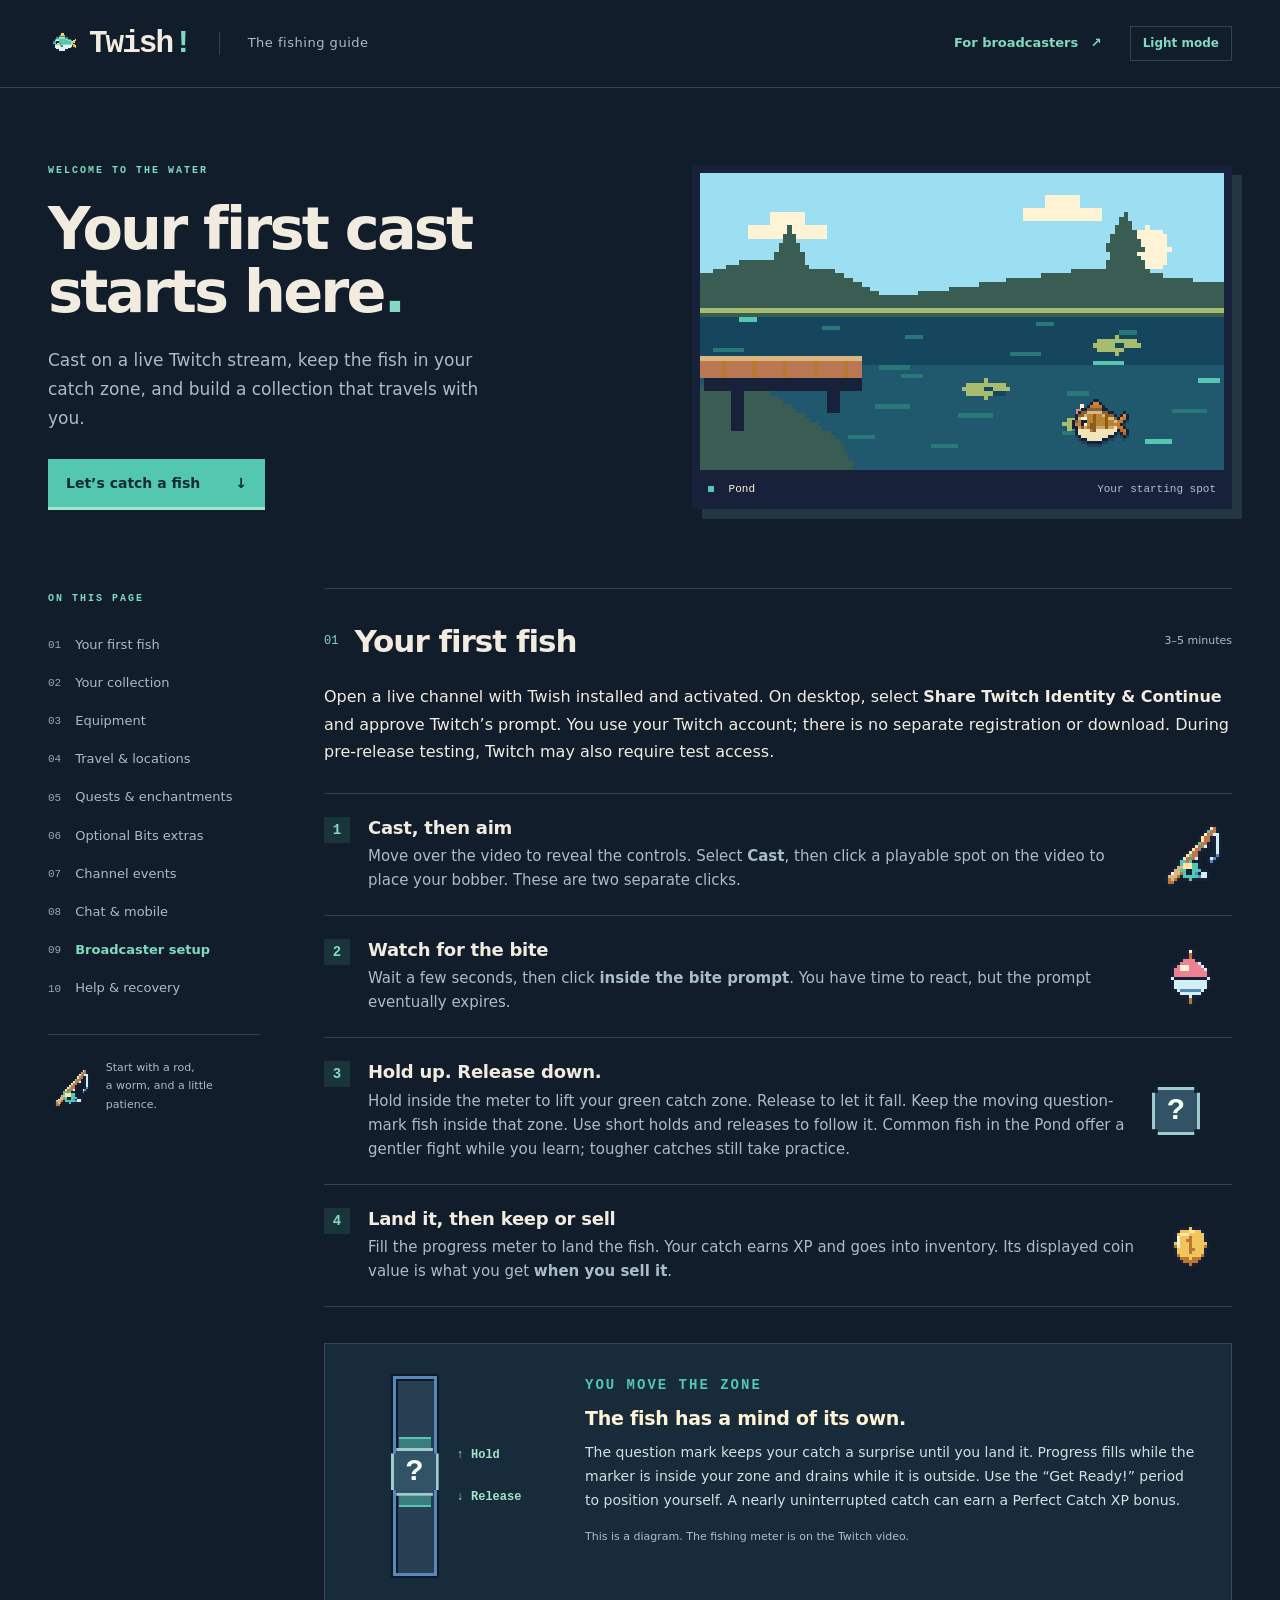
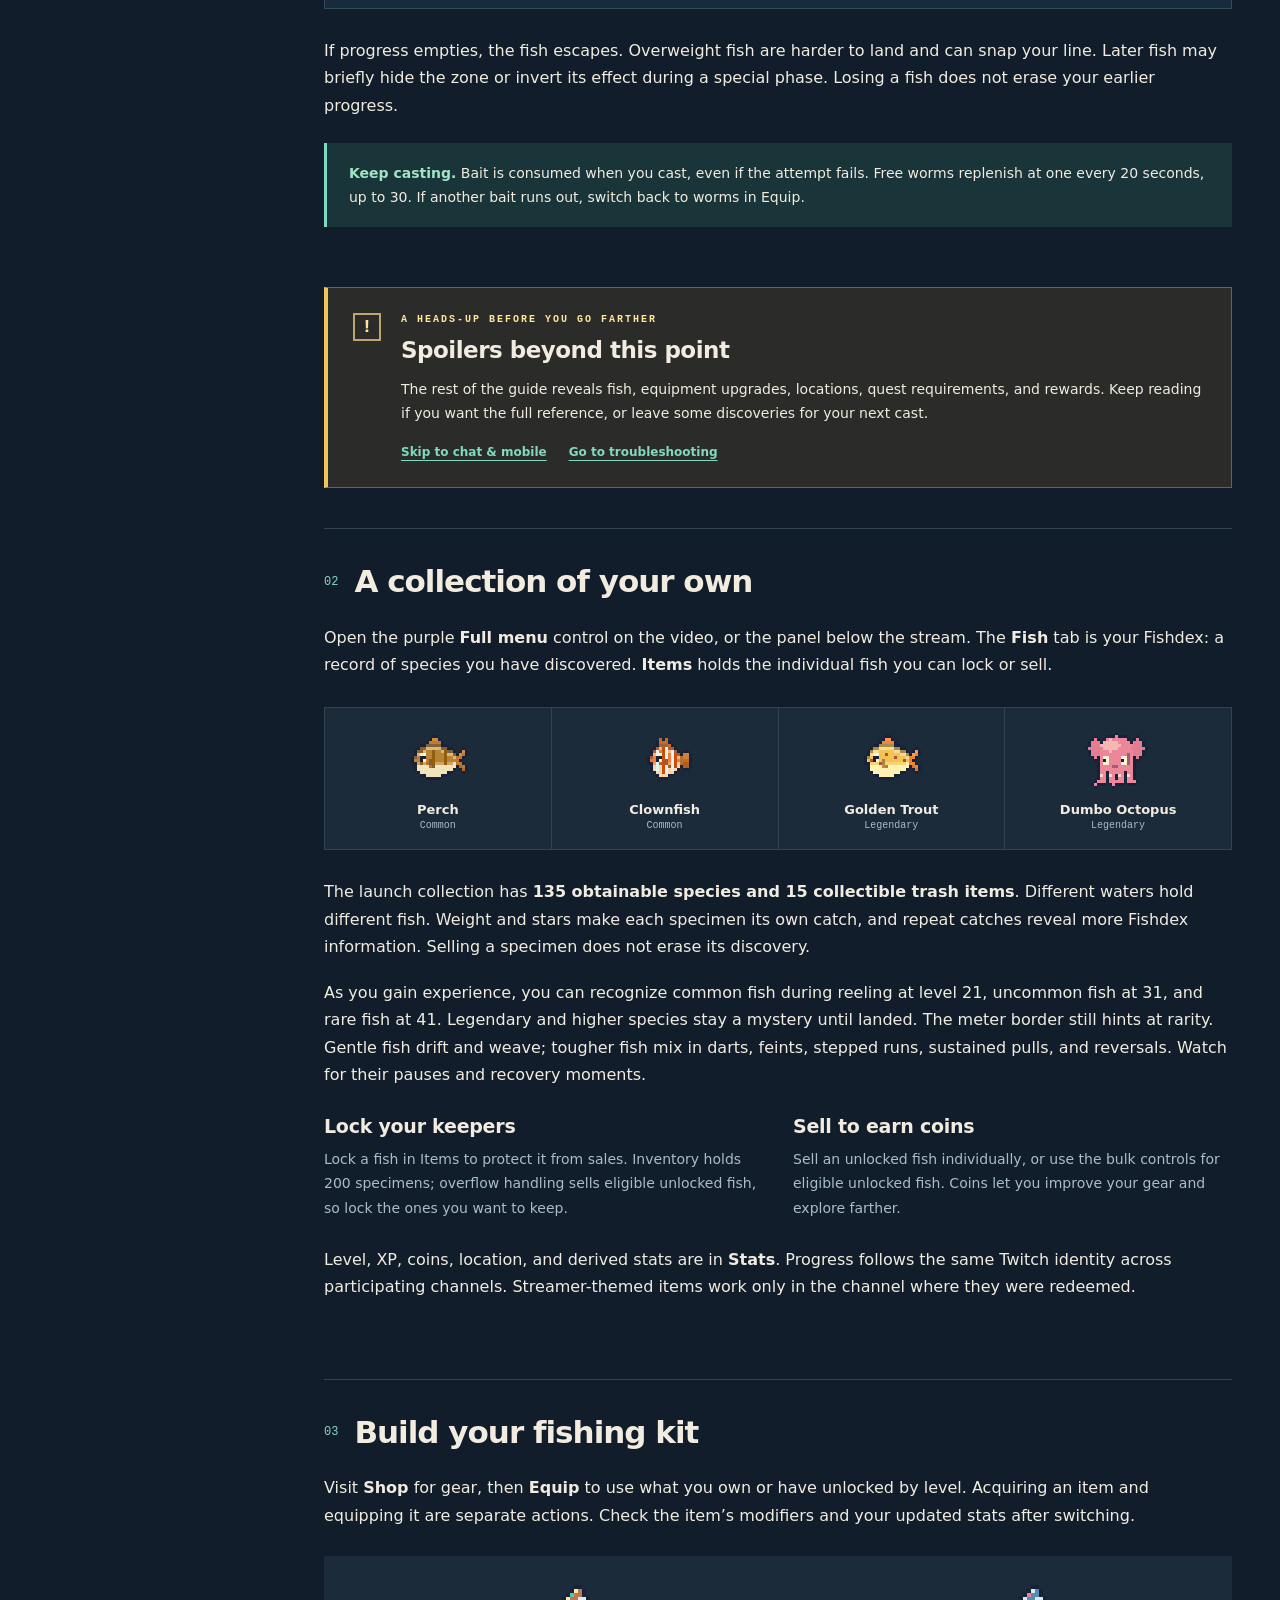
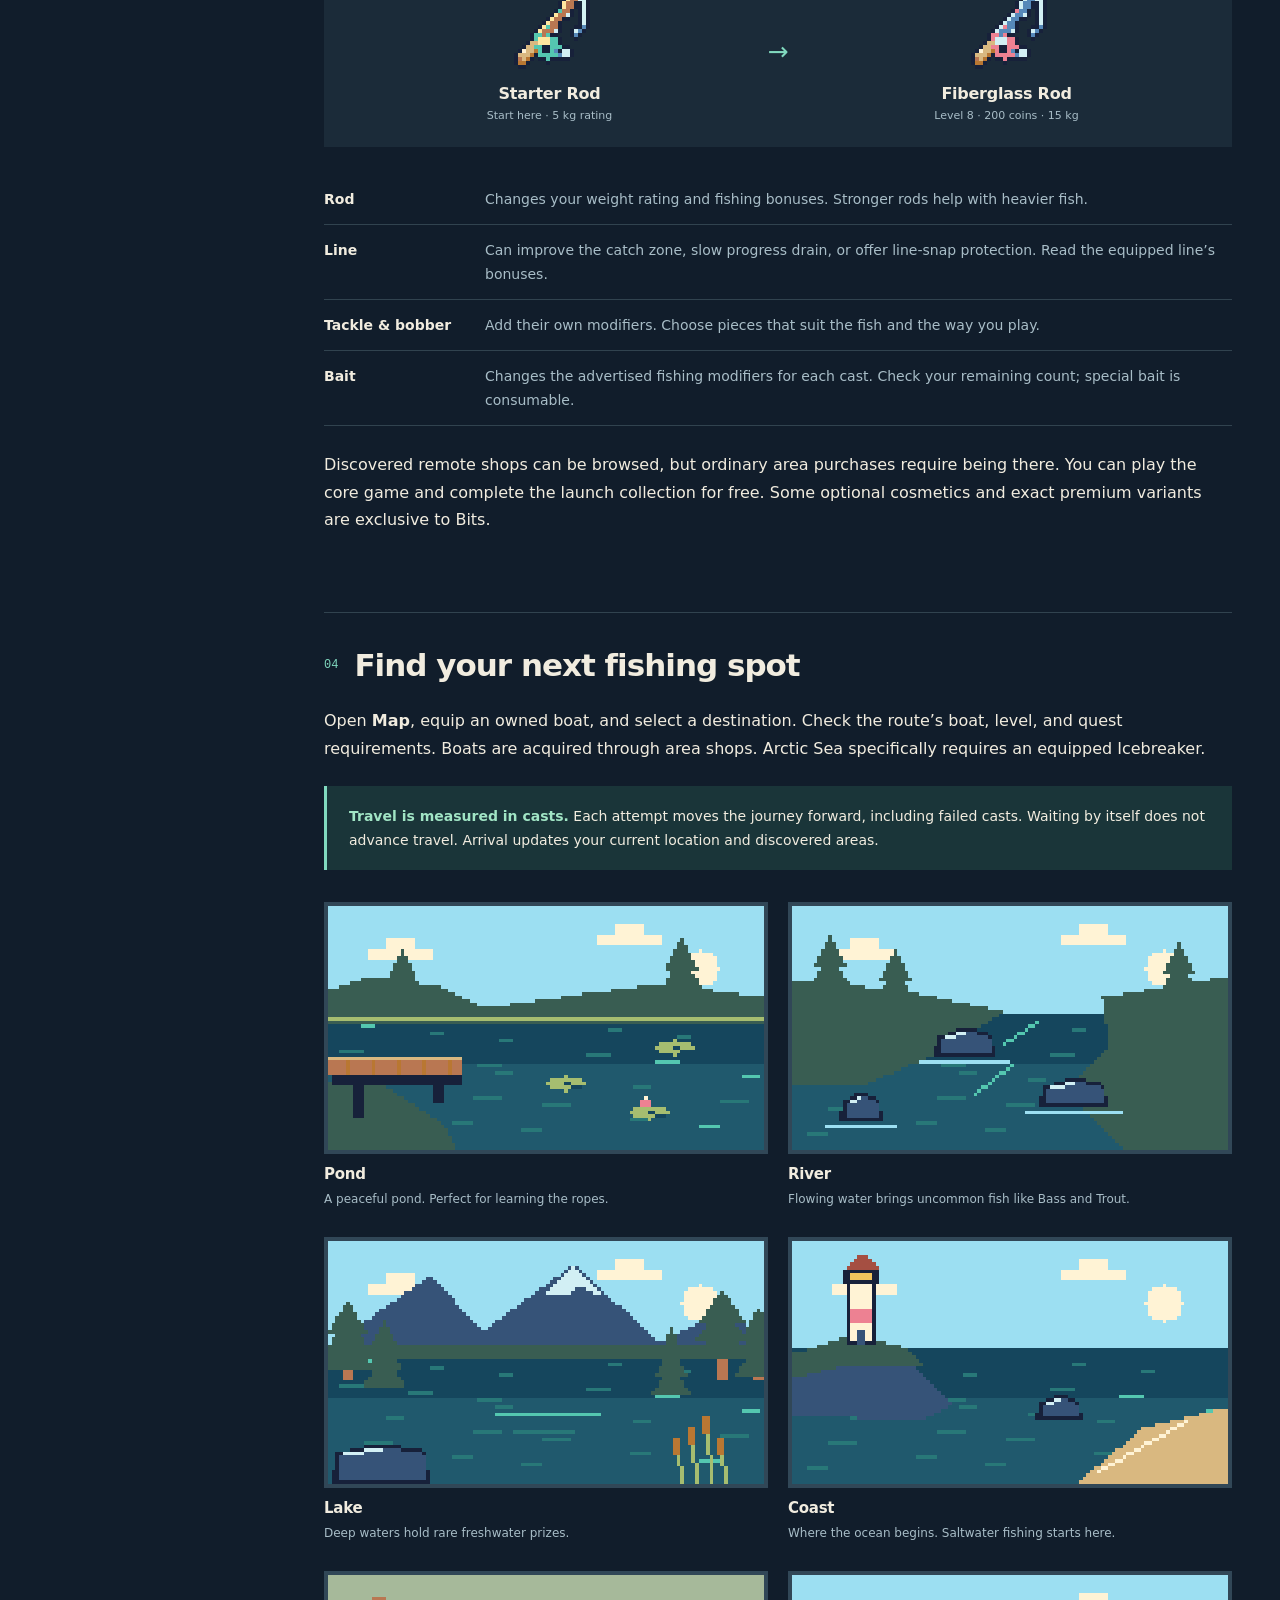
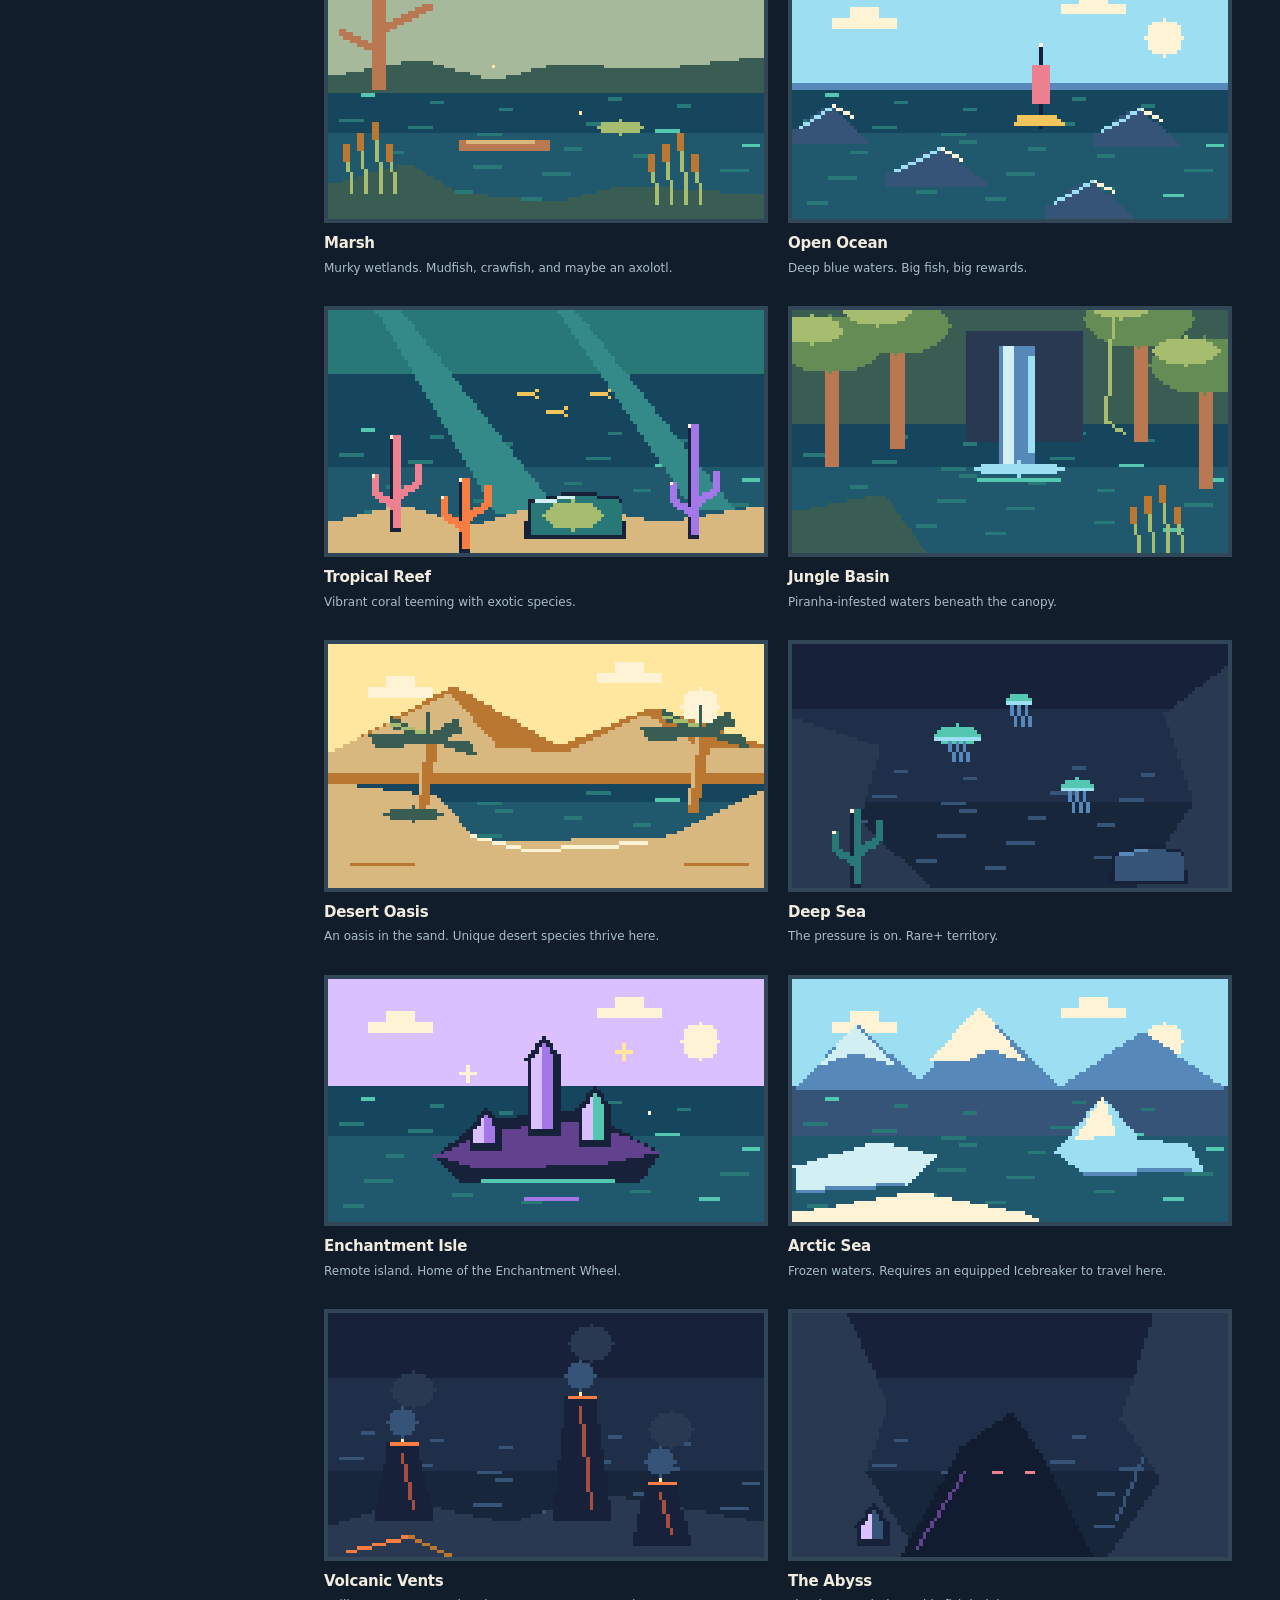
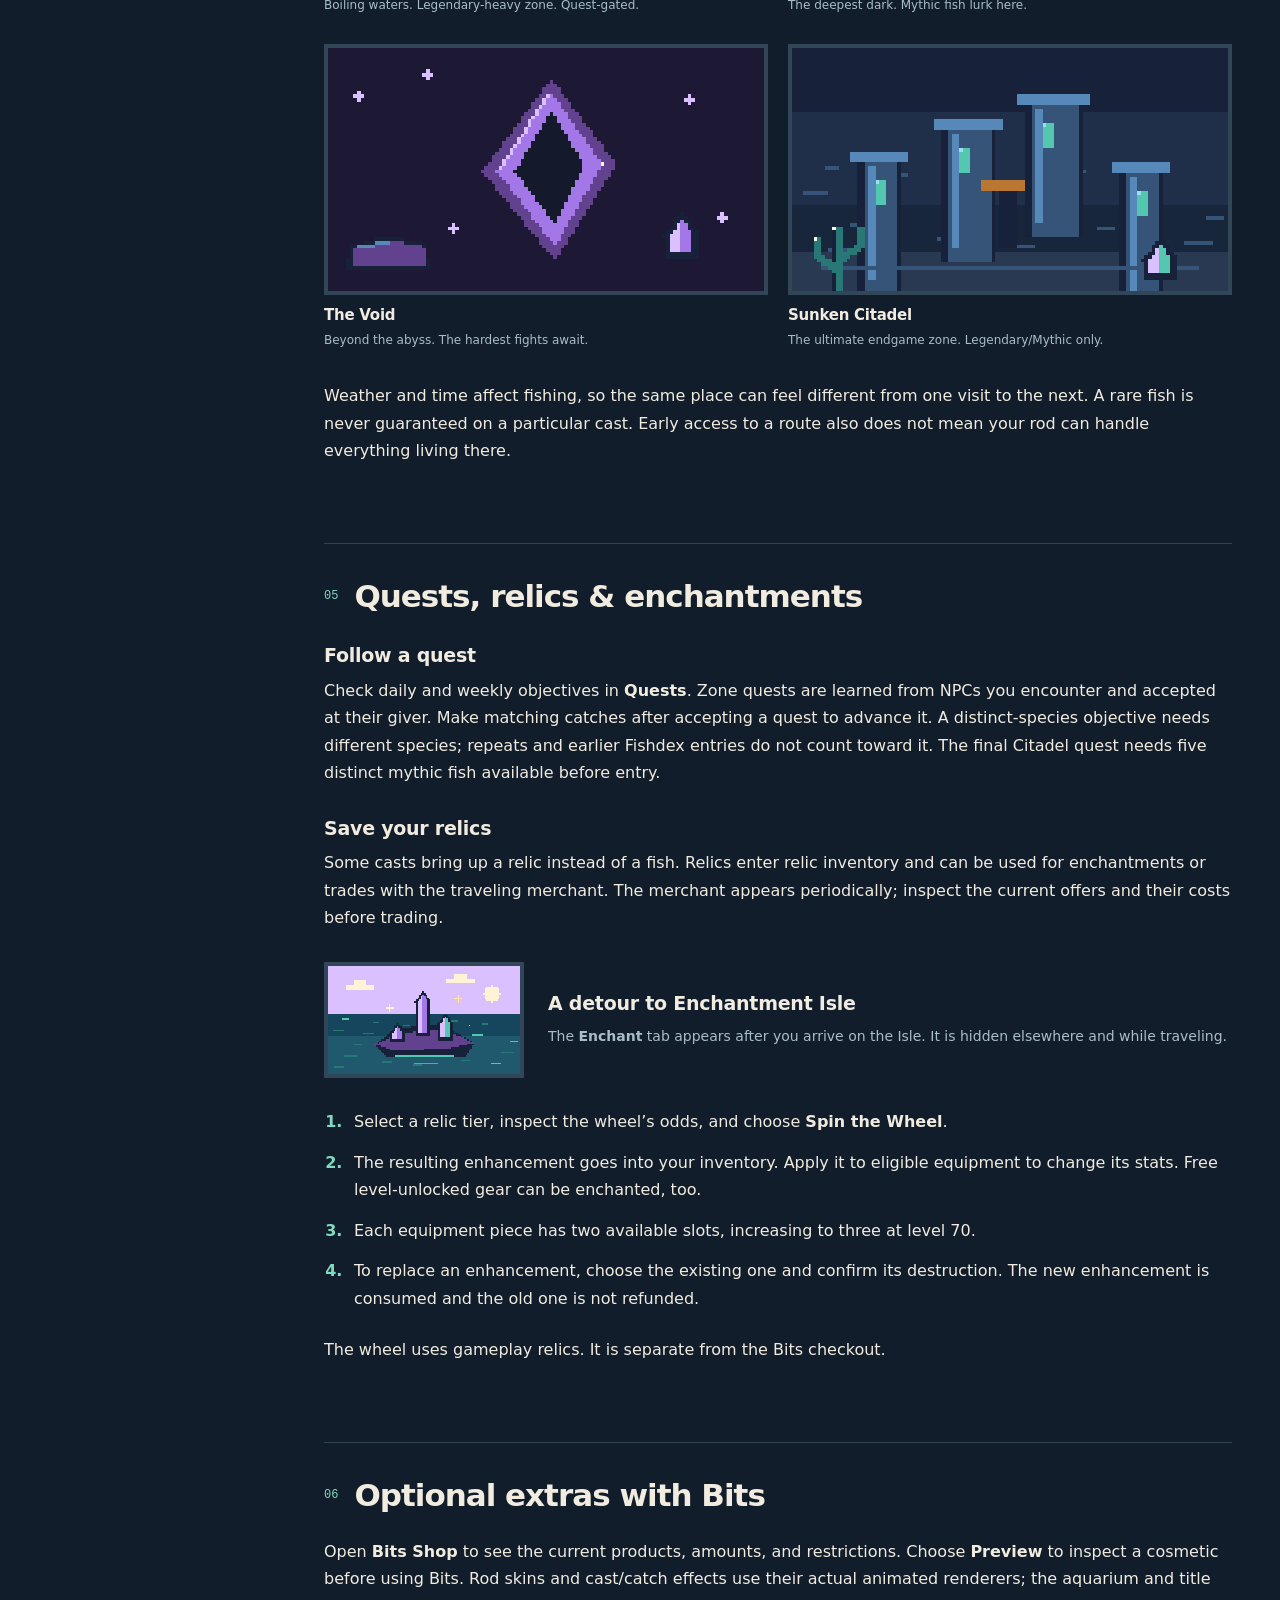
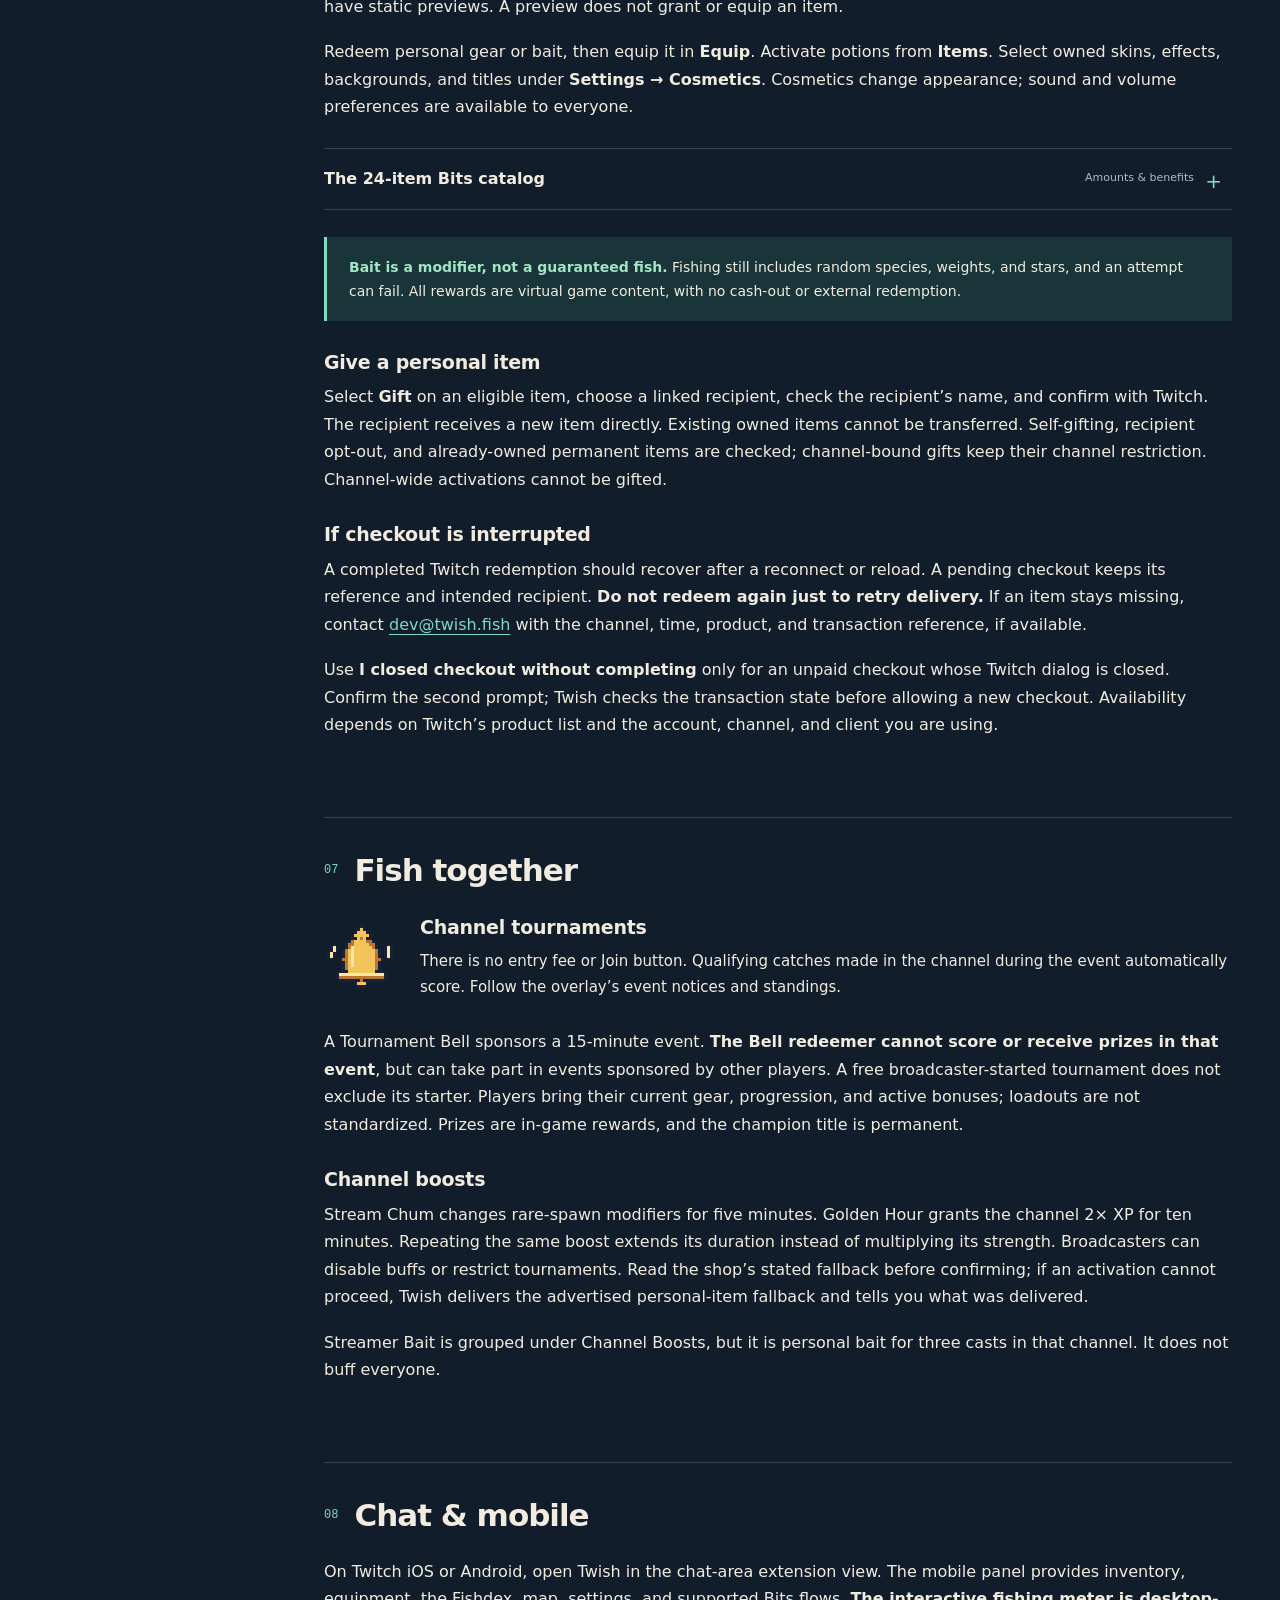
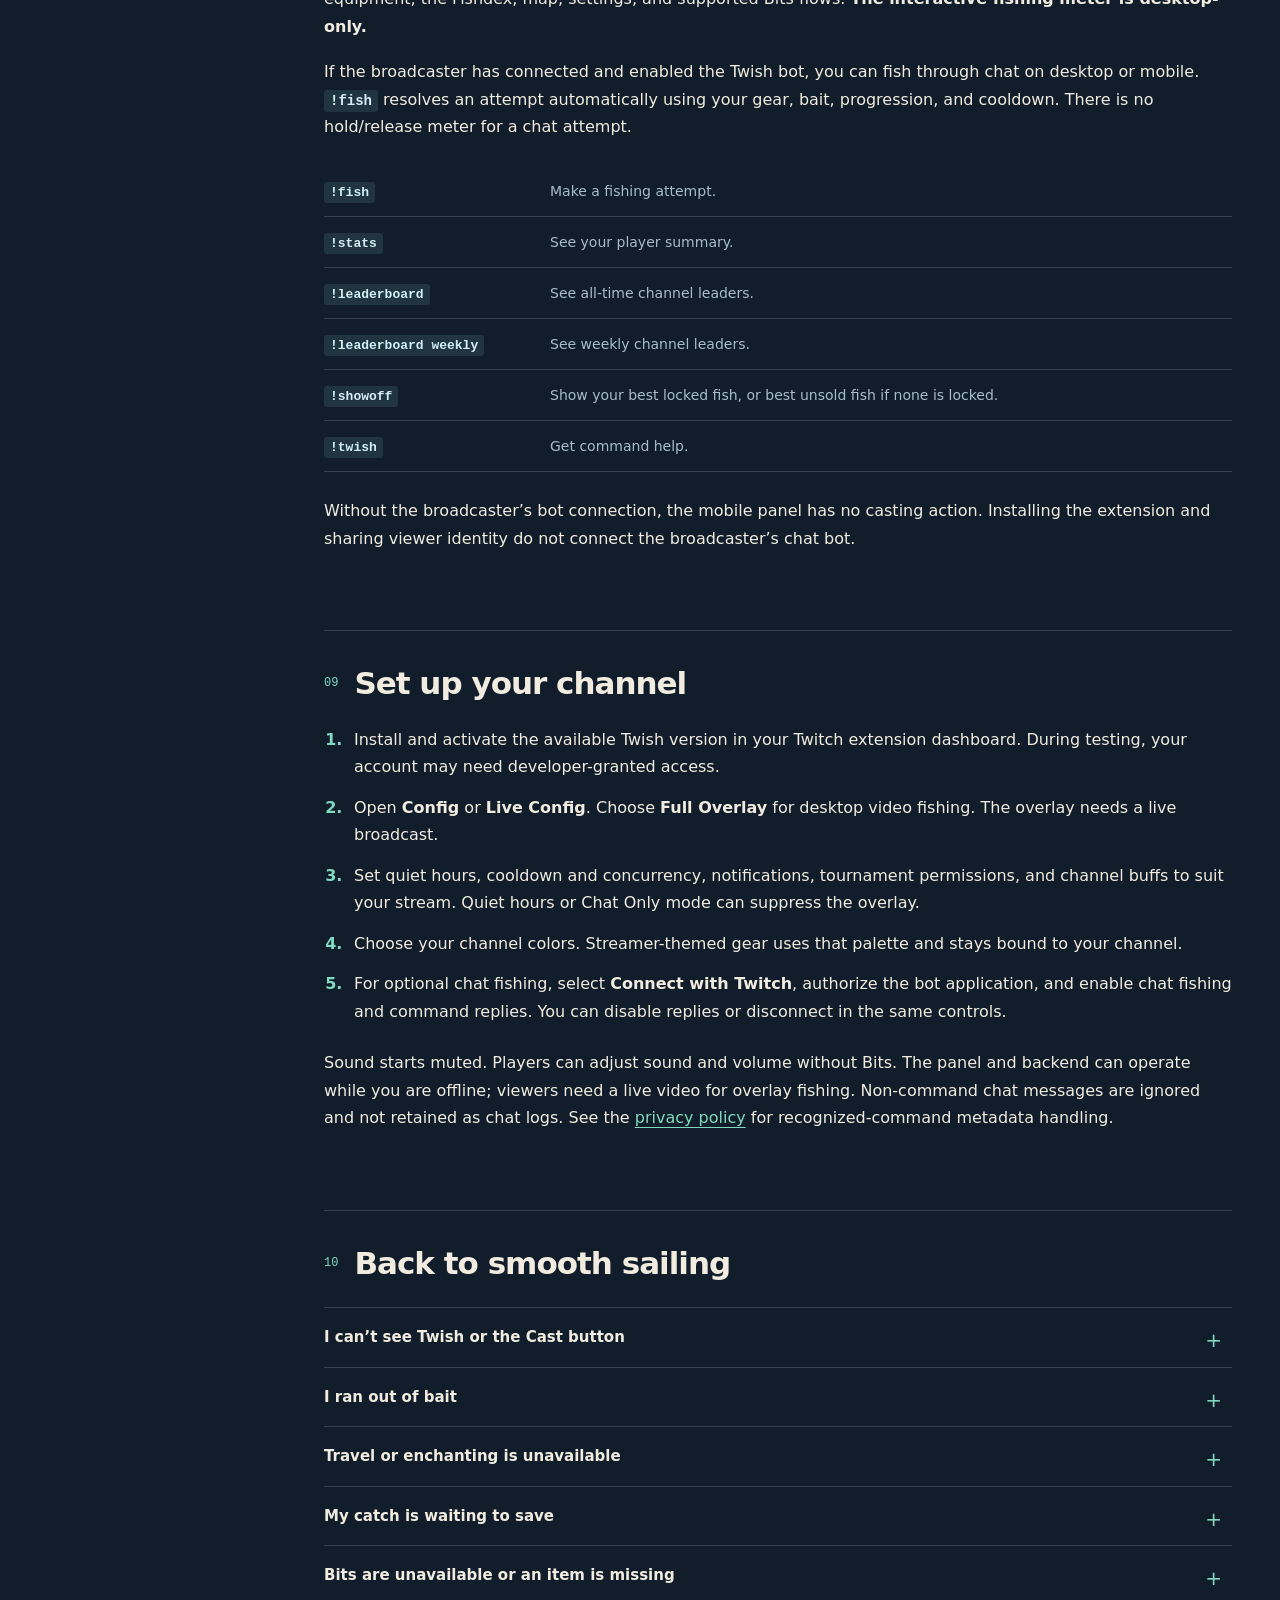
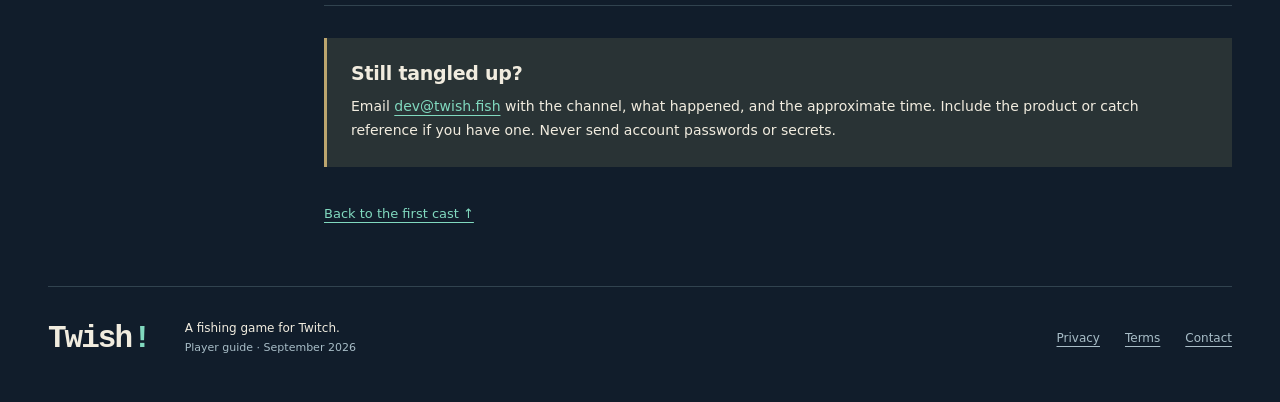
<file: index.html>
<!doctype html>
<html lang="en">
<head>
  <meta charset="utf-8">
  <meta name="viewport" content="width=device-width,initial-scale=1">
  <title>Twish! — The fishing guide</title>
  <meta name="description" content="Learn to fish in Twish, the Twitch fishing extension. Your first cast, equipment, the Fishdex, travel, quests, optional Bits items, and broadcaster setup.">
  <meta name="theme-color" content="#17213a">
  <meta property="og:title" content="Twish! — The fishing guide">
  <meta property="og:description" content="Your first cast is the beginning. Learn the meter, meet the fish, and find your next fishing spot.">
  <meta property="og:type" content="website">
  <meta property="og:url" content="https://twish.fish/">
  <meta property="og:image" content="https://twish.fish/assets/guide-cover.png">
  <meta property="og:image:width" content="1200">
  <meta property="og:image:height" content="630">
  <meta name="twitter:card" content="summary_large_image">
  <link rel="canonical" href="https://twish.fish/">
  <link rel="icon" type="image/png" href="/assets/icons/player_24.png">
  <script src="/theme.js"></script>
  <link rel="stylesheet" href="/style.css">
  <script src="/guide.js" defer></script>
</head>
<body>
  <a class="skip-link" href="#guide">Skip to the guide</a>
  <header class="site-header">
    <a class="wordmark" href="/" aria-label="Twish home"><img src="/assets/icons/player_24.png" width="32" height="32" alt="">Twish<span>!</span></a>
    <span class="header-label">The fishing guide</span>
    <a class="header-link" href="#broadcasters">For broadcasters <span aria-hidden="true">↗</span></a>
    <button class="theme-toggle" type="button" aria-label="Switch to light mode" hidden>Light mode</button>
  </header>
  <main id="guide">
    <div class="intro">
      <div class="intro-copy">
        <p class="eyebrow">Welcome to the water</p>
        <h1>Your first cast<br>starts here<span>.</span></h1>
        <p class="lede">Cast on a live Twitch stream, keep the fish in your catch zone, and build a collection that travels with you.</p>
        <a class="start-link" href="#first-catch">Let’s catch a fish <span aria-hidden="true">↓</span></a>
      </div>
      <figure class="opening-scene">
        <img class="pixel scene" src="/assets/locations/pond.png" width="480" height="272" alt="A wooden dock beside the starting pond, with lily pads and pine trees on the far bank.">
        <div class="scene-caption"><span><span class="tiny-dot" aria-hidden="true"></span> Pond</span><span>Your starting spot</span></div>
        <span class="scene-fish fish-sprite" style="--fish:url('/assets/fish/perch.png')" role="img" aria-label="A perch"></span>
      </figure>
    </div>
    <div class="guide-layout">
      <aside class="contents">
        <nav aria-label="Guide chapters"><p class="eyebrow">On this page</p><ol><li><a href="#first-catch">Your first fish</a></li><li><a href="#your-catch">Your collection</a></li><li><a href="#equipment">Equipment</a></li><li><a href="#travel">Travel & locations</a></li><li><a href="#quests">Quests & enchantments</a></li><li><a href="#bits">Optional Bits extras</a></li><li><a href="#tournaments">Channel events</a></li><li><a href="#chat-mobile">Chat & mobile</a></li><li><a href="#broadcasters">Broadcaster setup</a></li><li><a href="#help">Help & recovery</a></li></ol></nav>
        <div class="contents-note"><img src="/assets/equipment/starter_rod.png" width="48" height="48" alt="" class="pixel"><p>Start with a rod,<br>a worm, and a little patience.</p></div>
      </aside>
      <div class="chapters">
        <details class="mobile-contents"><summary>Jump to a chapter</summary><nav aria-label="Mobile guide chapters"><ol><li><a href="#first-catch">Your first fish</a></li><li><a href="#your-catch">Your collection</a></li><li><a href="#equipment">Equipment</a></li><li><a href="#travel">Travel & locations</a></li><li><a href="#quests">Quests & enchantments</a></li><li><a href="#bits">Optional Bits extras</a></li><li><a href="#tournaments">Channel events</a></li><li><a href="#chat-mobile">Chat & mobile</a></li><li><a href="#broadcasters">Broadcaster setup</a></li><li><a href="#help">Help & recovery</a></li></ol></nav></details>
        <section id="first-catch" class="chapter">
          <div class="chapter-heading"><span class="chapter-number">01</span><h2>Your first fish</h2><span class="reading-time">3–5 minutes</span></div>
          <p>Open a live channel with Twish installed and activated. On desktop, select <strong>Share Twitch Identity &amp; Continue</strong> and approve Twitch’s prompt. You use your Twitch account; there is no separate registration or download. During pre-release testing, Twitch may also require test access.</p>
          <ol class="cast-steps">
            <li><span class="step-number">1</span><div><h3>Cast, then aim</h3><p>Move over the video to reveal the controls. Select <strong>Cast</strong>, then click a playable spot on the video to place your bobber. These are two separate clicks.</p></div><img class="pixel" src="/assets/equipment/starter_rod.png" width="72" height="72" alt=""></li>
            <li><span class="step-number">2</span><div><h3>Watch for the bite</h3><p>Wait a few seconds, then click <strong>inside the bite prompt</strong>. You have time to react, but the prompt eventually expires.</p></div><img class="pixel" src="/assets/equipment/bobber.png" width="72" height="72" alt=""></li>
            <li><span class="step-number">3</span><div><h3>Hold up. Release down.</h3><p>Hold inside the meter to lift your green catch zone. Release to let it fall. Keep the moving question-mark fish inside that zone. Use short holds and releases to follow it. Common fish in the Pond offer a gentler fight while you learn; tougher catches still take practice.</p></div><span class="mystery-fish" aria-hidden="true">?</span></li>
            <li><span class="step-number">4</span><div><h3>Land it, then keep or sell</h3><p>Fill the progress meter to land the fish. Your catch earns XP and goes into inventory. Its displayed coin value is what you get <strong>when you sell it</strong>.</p></div><img class="pixel" src="/assets/ui/coin.png" width="48" height="48" alt=""></li>
          </ol>
          <div class="meter-explainer">
            <div class="meter-picture" role="img" aria-label="Fishing meter diagram: an unknown fish marker is inside the green catch zone. Hold to move the zone up, and release to move it down."><span class="meter-track"><span class="meter-zone"></span><span class="meter-fish mystery-fish" aria-hidden="true">?</span></span><span class="meter-direction"><b>↑ Hold</b><b>↓ Release</b></span></div>
            <div><p class="eyebrow">You move the zone</p><h3>The fish has a mind of its own.</h3><p>The question mark keeps your catch a surprise until you land it. Progress fills while the marker is inside your zone and drains while it is outside. Use the “Get Ready!” period to position yourself. A nearly uninterrupted catch can earn a Perfect Catch XP bonus.</p><p class="small">This is a diagram. The fishing meter is on the Twitch video.</p></div>
          </div>
          <p>If progress empties, the fish escapes. Overweight fish are harder to land and can snap your line. Later fish may briefly hide the zone or invert its effect during a special phase. Losing a fish does not erase your earlier progress.</p>
          <aside class="tip"><strong>Keep casting.</strong> Bait is consumed when you cast, even if the attempt fails. Free worms replenish at one every 20 seconds, up to 30. If another bait runs out, switch back to worms in Equip.</aside>
        </section>
        <aside class="spoiler-warning" aria-labelledby="spoiler-heading">
          <span class="spoiler-mark" aria-hidden="true">!</span>
          <div><p class="eyebrow">A heads-up before you go farther</p><h2 id="spoiler-heading">Spoilers beyond this point</h2><p>The rest of the guide reveals fish, equipment upgrades, locations, quest requirements, and rewards. Keep reading if you want the full reference, or leave some discoveries for your next cast.</p><div class="spoiler-shortcuts"><a href="#chat-mobile">Skip to chat &amp; mobile</a><a href="#help">Go to troubleshooting</a></div></div>
        </aside>
        <section id="your-catch" class="chapter">
          <div class="chapter-heading"><span class="chapter-number">02</span><h2>A collection of your own</h2></div>
          <p>Open the purple <strong>Full menu</strong> control on the video, or the panel below the stream. The <strong>Fish</strong> tab is your Fishdex: a record of species you have discovered. <strong>Items</strong> holds the individual fish you can lock or sell.</p>
          <div class="collection-strip"><div class="specimen"><span class="fish-sprite" style="--fish:url('/assets/fish/perch.png')" role="img" aria-label="Perch"></span><h3>Perch</h3><p>common</p></div><div class="specimen"><span class="fish-sprite" style="--fish:url('/assets/fish/clownfish.png')" role="img" aria-label="Clownfish"></span><h3>Clownfish</h3><p>common</p></div><div class="specimen"><span class="fish-sprite" style="--fish:url('/assets/fish/golden_trout.png')" role="img" aria-label="Golden Trout"></span><h3>Golden Trout</h3><p>legendary</p></div><div class="specimen"><span class="fish-sprite" style="--fish:url('/assets/fish/dumbo_octopus.png')" role="img" aria-label="Dumbo Octopus"></span><h3>Dumbo Octopus</h3><p>legendary</p></div></div>
          <p>The launch collection has <strong>135 obtainable species and 15 collectible trash items</strong>. Different waters hold different fish. Weight and stars make each specimen its own catch, and repeat catches reveal more Fishdex information. Selling a specimen does not erase its discovery.</p>
          <p>As you gain experience, you can recognize common fish during reeling at level 21, uncommon fish at 31, and rare fish at 41. Legendary and higher species stay a mystery until landed. The meter border still hints at rarity. Gentle fish drift and weave; tougher fish mix in darts, feints, stepped runs, sustained pulls, and reversals. Watch for their pauses and recovery moments.</p>
          <div class="two-notes"><div><h3>Lock your keepers</h3><p>Lock a fish in Items to protect it from sales. Inventory holds 200 specimens; overflow handling sells eligible unlocked fish, so lock the ones you want to keep.</p></div><div><h3>Sell to earn coins</h3><p>Sell an unlocked fish individually, or use the bulk controls for eligible unlocked fish. Coins let you improve your gear and explore farther.</p></div></div>
          <p>Level, XP, coins, location, and derived stats are in <strong>Stats</strong>. Progress follows the same Twitch identity across participating channels. Streamer-themed items work only in the channel where they were redeemed.</p>
        </section>
        <section id="equipment" class="chapter">
          <div class="chapter-heading"><span class="chapter-number">03</span><h2>Build your fishing kit</h2></div>
          <p>Visit <strong>Shop</strong> for gear, then <strong>Equip</strong> to use what you own or have unlocked by level. Acquiring an item and equipping it are separate actions. Check the item’s modifiers and your updated stats after switching.</p>
          <div class="gear-upgrade"><div><img class="pixel" src="/assets/equipment/starter_rod.png" width="96" height="96" alt="Starter Rod with cork grip and teal reel"><h3>Starter Rod</h3><p>Start here · 5 kg rating</p></div><span aria-hidden="true">→</span><div><img class="pixel" src="/assets/equipment/fiberglass_rod.png" width="96" height="96" alt="Fiberglass Rod with pale shaft and coral reel"><h3>Fiberglass Rod</h3><p>Level 8 · 200 coins · 15 kg</p></div></div>
          <dl class="reference-list"><div><dt>Rod</dt><dd>Changes your weight rating and fishing bonuses. Stronger rods help with heavier fish.</dd></div><div><dt>Line</dt><dd>Can improve the catch zone, slow progress drain, or offer line-snap protection. Read the equipped line’s bonuses.</dd></div><div><dt>Tackle &amp; bobber</dt><dd>Add their own modifiers. Choose pieces that suit the fish and the way you play.</dd></div><div><dt>Bait</dt><dd>Changes the advertised fishing modifiers for each cast. Check your remaining count; special bait is consumable.</dd></div></dl>
          <p>Discovered remote shops can be browsed, but ordinary area purchases require being there. You can play the core game and complete the launch collection for free. Some optional cosmetics and exact premium variants are exclusive to Bits.</p>
        </section>
        <section id="travel" class="chapter">
          <div class="chapter-heading"><span class="chapter-number">04</span><h2>Find your next fishing spot</h2></div>
          <p>Open <strong>Map</strong>, equip an owned boat, and select a destination. Check the route’s boat, level, and quest requirements. Boats are acquired through area shops. Arctic Sea specifically requires an equipped Icebreaker.</p>
          <aside class="tip"><strong>Travel is measured in casts.</strong> Each attempt moves the journey forward, including failed casts. Waiting by itself does not advance travel. Arrival updates your current location and discovered areas.</aside>
          <div class="location-gallery"><figure class="location"><img src="/assets/locations/pond.png" width="360" height="204" alt="Pond" loading="lazy"><figcaption><h3>Pond</h3><p>A peaceful pond. Perfect for learning the ropes.</p></figcaption></figure><figure class="location"><img src="/assets/locations/river.png" width="360" height="204" alt="River" loading="lazy"><figcaption><h3>River</h3><p>Flowing water brings uncommon fish like Bass and Trout.</p></figcaption></figure><figure class="location"><img src="/assets/locations/lake.png" width="360" height="204" alt="Lake" loading="lazy"><figcaption><h3>Lake</h3><p>Deep waters hold rare freshwater prizes.</p></figcaption></figure><figure class="location"><img src="/assets/locations/coast.png" width="360" height="204" alt="Coast" loading="lazy"><figcaption><h3>Coast</h3><p>Where the ocean begins. Saltwater fishing starts here.</p></figcaption></figure><figure class="location"><img src="/assets/locations/marsh.png" width="360" height="204" alt="Marsh" loading="lazy"><figcaption><h3>Marsh</h3><p>Murky wetlands. Mudfish, crawfish, and maybe an axolotl.</p></figcaption></figure><figure class="location"><img src="/assets/locations/open_ocean.png" width="360" height="204" alt="Open Ocean" loading="lazy"><figcaption><h3>Open Ocean</h3><p>Deep blue waters. Big fish, big rewards.</p></figcaption></figure><figure class="location"><img src="/assets/locations/reef.png" width="360" height="204" alt="Tropical Reef" loading="lazy"><figcaption><h3>Tropical Reef</h3><p>Vibrant coral teeming with exotic species.</p></figcaption></figure><figure class="location"><img src="/assets/locations/jungle_basin.png" width="360" height="204" alt="Jungle Basin" loading="lazy"><figcaption><h3>Jungle Basin</h3><p>Piranha-infested waters beneath the canopy.</p></figcaption></figure><figure class="location"><img src="/assets/locations/desert_oasis.png" width="360" height="204" alt="Desert Oasis" loading="lazy"><figcaption><h3>Desert Oasis</h3><p>An oasis in the sand. Unique desert species thrive here.</p></figcaption></figure><figure class="location"><img src="/assets/locations/deep_sea.png" width="360" height="204" alt="Deep Sea" loading="lazy"><figcaption><h3>Deep Sea</h3><p>The pressure is on. Rare+ territory.</p></figcaption></figure><figure class="location"><img src="/assets/locations/enchantment_isle.png" width="360" height="204" alt="Enchantment Isle" loading="lazy"><figcaption><h3>Enchantment Isle</h3><p>Remote island. Home of the Enchantment Wheel.</p></figcaption></figure><figure class="location"><img src="/assets/locations/arctic_sea.png" width="360" height="204" alt="Arctic Sea" loading="lazy"><figcaption><h3>Arctic Sea</h3><p>Frozen waters. Requires an equipped Icebreaker to travel here.</p></figcaption></figure><figure class="location"><img src="/assets/locations/volcanic_vents.png" width="360" height="204" alt="Volcanic Vents" loading="lazy"><figcaption><h3>Volcanic Vents</h3><p>Boiling waters. Legendary-heavy zone. Quest-gated.</p></figcaption></figure><figure class="location"><img src="/assets/locations/abyss.png" width="360" height="204" alt="The Abyss" loading="lazy"><figcaption><h3>The Abyss</h3><p>The deepest dark. Mythic fish lurk here.</p></figcaption></figure><figure class="location"><img src="/assets/locations/void.png" width="360" height="204" alt="The Void" loading="lazy"><figcaption><h3>The Void</h3><p>Beyond the abyss. The hardest fights await.</p></figcaption></figure><figure class="location"><img src="/assets/locations/sunken_citadel.png" width="360" height="204" alt="Sunken Citadel" loading="lazy"><figcaption><h3>Sunken Citadel</h3><p>The ultimate endgame zone. Legendary/Mythic only.</p></figcaption></figure></div>
          <p>Weather and time affect fishing, so the same place can feel different from one visit to the next. A rare fish is never guaranteed on a particular cast. Early access to a route also does not mean your rod can handle everything living there.</p>
        </section>
        <section id="quests" class="chapter">
          <div class="chapter-heading"><span class="chapter-number">05</span><h2>Quests, relics &amp; enchantments</h2></div>
          <h3>Follow a quest</h3><p>Check daily and weekly objectives in <strong>Quests</strong>. Zone quests are learned from NPCs you encounter and accepted at their giver. Make matching catches after accepting a quest to advance it. A distinct-species objective needs different species; repeats and earlier Fishdex entries do not count toward it. The final Citadel quest needs five distinct mythic fish available before entry.</p>
          <h3>Save your relics</h3><p>Some casts bring up a relic instead of a fish. Relics enter relic inventory and can be used for enchantments or trades with the traveling merchant. The merchant appears periodically; inspect the current offers and their costs before trading.</p>
          <div class="enchant-note"><img class="pixel" src="/assets/locations/enchantment_isle.png" width="240" height="136" alt="Violet and teal crystals on Enchantment Isle" loading="lazy"><div><h3>A detour to Enchantment Isle</h3><p>The <strong>Enchant</strong> tab appears after you arrive on the Isle. It is hidden elsewhere and while traveling.</p></div></div>
          <ol class="plain-steps"><li>Select a relic tier, inspect the wheel’s odds, and choose <strong>Spin the Wheel</strong>.</li><li>The resulting enhancement goes into your inventory. Apply it to eligible equipment to change its stats. Free level-unlocked gear can be enchanted, too.</li><li>Each equipment piece has two available slots, increasing to three at level 70.</li><li>To replace an enhancement, choose the existing one and confirm its destruction. The new enhancement is consumed and the old one is not refunded.</li></ol>
          <p>The wheel uses gameplay relics. It is separate from the Bits checkout.</p>
        </section>
        <section id="bits" class="chapter">
          <div class="chapter-heading"><span class="chapter-number">06</span><h2>Optional extras with Bits</h2></div>
          <p>Open <strong>Bits Shop</strong> to see the current products, amounts, and restrictions. Choose <strong>Preview</strong> to inspect a cosmetic before using Bits. Rod skins and cast/catch effects use their actual animated renderers; the aquarium and title have static previews. A preview does not grant or equip an item.</p>
          <p>Redeem personal gear or bait, then equip it in <strong>Equip</strong>. Activate potions from <strong>Items</strong>. Select owned skins, effects, backgrounds, and titles under <strong>Settings → Cosmetics</strong>. Cosmetics change appearance; sound and volume preferences are available to everyone.</p>
          <details class="catalog"><summary><span>The 24-item Bits catalog</span><span class="summary-hint">Amounts &amp; benefits</span></summary><div class="product-list"><article class="product"><img src="/assets/bits/bait_golden_worm.png" width="48" height="48" alt="" loading="lazy"><div><h3>Golden Worm</h3><p>+20% rare spawn, +10% catch zone per cast. Pack of 3.</p><p class="scope">Personal item</p></div><span class="bits-price">10<small>Bits</small></span></article><article class="product"><img src="/assets/bits/bait_lucky.png" width="48" height="48" alt="" loading="lazy"><div><h3>Lucky Bait</h3><p>+15% legendary spawn per cast. Pack of 3.</p><p class="scope">Personal item</p></div><span class="bits-price">25<small>Bits</small></span></article><article class="product"><img src="/assets/bits/bait_mythic.png" width="48" height="48" alt="" loading="lazy"><div><h3>Mythic Bait</h3><p>+5% mythic spawn, +20% catch zone per cast. Pack of 5.</p><p class="scope">Personal item</p></div><span class="bits-price">100<small>Bits</small></span></article><article class="product"><img src="/assets/bits/bait_streamer.png" width="48" height="48" alt="" loading="lazy"><div><h3>Streamer Bait</h3><p>+15% legendary spawn per cast, with a splash in this channel&#39;s colors. Pack of 3. Only usable in this channel.</p><p class="scope">Bound to the originating channel</p></div><span class="bits-price">50<small>Bits</small></span></article><article class="product"><img src="/assets/bits/rod_streamer.png" width="48" height="48" alt="" loading="lazy"><div><h3>Streamer Rod</h3><p>Rod in this channel&#39;s colors: +8% catch zone, 15 KG max weight (starter-tier). Permanent. Only usable in this channel.</p><p class="scope">Bound to the originating channel · Permanent</p></div><span class="bits-price">200<small>Bits</small></span></article><article class="product"><img src="/assets/bits/line_streamer.png" width="48" height="48" alt="" loading="lazy"><div><h3>Streamer Line</h3><p>Glowing line in this channel&#39;s colors, +5% catch zone. Permanent. Only usable in this channel.</p><p class="scope">Bound to the originating channel · Permanent</p></div><span class="bits-price">75<small>Bits</small></span></article><article class="product"><img src="/assets/bits/tackle_lucky_charm.png" width="48" height="48" alt="" loading="lazy"><div><h3>Lucky Charm</h3><p>+5% coin bonus on all catches. Permanent.</p><p class="scope">Personal item · Permanent</p></div><span class="bits-price">50<small>Bits</small></span></article><article class="product"><img src="/assets/bits/tackle_streamer.png" width="48" height="48" alt="" loading="lazy"><div><h3>Streamer Tackle</h3><p>Ribbon streamers on your rod in this channel&#39;s colors, +3% XP bonus. Permanent. Only usable in this channel.</p><p class="scope">Bound to the originating channel · Permanent</p></div><span class="bits-price">100<small>Bits</small></span></article><article class="product"><img src="/assets/bits/skin_rod_flame.png" width="48" height="48" alt="" loading="lazy"><div><h3>Rod Skin: Flame</h3><p>Fire-themed rod skin. Permanent.</p><p class="scope">Personal item · Permanent</p></div><span class="bits-price">50<small>Bits</small></span></article><article class="product"><img src="/assets/bits/skin_rod_ice.png" width="48" height="48" alt="" loading="lazy"><div><h3>Rod Skin: Ice</h3><p>Frost-themed rod skin. Permanent.</p><p class="scope">Personal item · Permanent</p></div><span class="bits-price">50<small>Bits</small></span></article><article class="product"><img src="/assets/bits/skin_rod_galaxy.png" width="48" height="48" alt="" loading="lazy"><div><h3>Rod Skin: Galaxy</h3><p>A galaxy rod skin with drifting stars around the rod. Permanent.</p><p class="scope">Personal item · Permanent</p></div><span class="bits-price">100<small>Bits</small></span></article><article class="product"><img src="/assets/bits/skin_rod_streamer.png" width="48" height="48" alt="" loading="lazy"><div><h3>Rod Skin: Streamer</h3><p>Reskin any rod in this channel&#39;s colors. Permanent. Only usable in this channel.</p><p class="scope">Bound to the originating channel · Permanent</p></div><span class="bits-price">200<small>Bits</small></span></article><article class="product"><img src="/assets/bits/effect_cast_sparkle.png" width="48" height="48" alt="" loading="lazy"><div><h3>Cast Effect: Sparkle</h3><p>Sparkle particles when you cast. Permanent.</p><p class="scope">Personal item · Permanent</p></div><span class="bits-price">75<small>Bits</small></span></article><article class="product"><img src="/assets/bits/effect_cast_lightning.png" width="48" height="48" alt="" loading="lazy"><div><h3>Cast Effect: Lightning</h3><p>Lightning crackle on cast. Permanent.</p><p class="scope">Personal item · Permanent</p></div><span class="bits-price">75<small>Bits</small></span></article><article class="product"><img src="/assets/bits/effect_catch_confetti.png" width="48" height="48" alt="" loading="lazy"><div><h3>Catch Effect: Confetti</h3><p>Confetti burst on rare+ catches. Permanent.</p><p class="scope">Personal item · Permanent</p></div><span class="bits-price">100<small>Bits</small></span></article><article class="product"><img src="/assets/bits/cosmetic_fish_tank_bg.png" width="48" height="48" alt="" loading="lazy"><div><h3>Fish Tank Background</h3><p>Deep-sea aquarium backdrop for your Fishdex (Collection tab). Permanent.</p><p class="scope">Personal item · Permanent</p></div><span class="bits-price">150<small>Bits</small></span></article><article class="product"><img src="/assets/bits/title_whale.png" width="48" height="48" alt="" loading="lazy"><div><h3>Title: Kraken</h3><p>&quot;Kraken&quot; title displayed by your name in Twish. Permanent.</p><p class="scope">Personal item · Permanent</p></div><span class="bits-price">500<small>Bits</small></span></article><article class="product"><img src="/assets/bits/bobber_golden.png" width="48" height="48" alt="" loading="lazy"><div><h3>Golden Bobber</h3><p>+5% coin bonus. Permanent.</p><p class="scope">Personal item · Permanent</p></div><span class="bits-price">50<small>Bits</small></span></article><article class="product"><img src="/assets/bits/bobber_streamer.png" width="48" height="48" alt="" loading="lazy"><div><h3>Streamer Bobber</h3><p>Pennant bobber in this channel&#39;s colors, +2% XP bonus. Permanent. Only usable in this channel.</p><p class="scope">Bound to the originating channel · Permanent</p></div><span class="bits-price">75<small>Bits</small></span></article><article class="product"><img src="/assets/bits/consumable_precision.png" width="48" height="48" alt="" loading="lazy"><div><h3>Precision Elixir</h3><p>+5 Skill, +3 Dexterity for 5 casts.</p><p class="scope">Personal item</p></div><span class="bits-price">30<small>Bits</small></span></article><article class="product"><img src="/assets/bits/consumable_golden_hour.png" width="48" height="48" alt="" loading="lazy"><div><h3>Golden Hour Flask</h3><p>+25% coins, +15% XP for 10 casts.</p><p class="scope">Personal item</p></div><span class="bits-price">50<small>Bits</small></span></article><article class="product"><img src="/assets/bits/streamer_chum.png" width="48" height="48" alt="" loading="lazy"><div><h3>Stream Chum</h3><p>+rare spawn for ALL players in the channel for 5 minutes.</p><p class="scope">Channel-wide activation</p></div><span class="bits-price">100<small>Bits</small></span></article><article class="product"><img src="/assets/bits/streamer_golden_hour.png" width="48" height="48" alt="" loading="lazy"><div><h3>Golden Hour</h3><p>2x XP for ALL players in the channel for 10 minutes.</p><p class="scope">Channel-wide activation</p></div><span class="bits-price">200<small>Bits</small></span></article><article class="product"><img src="/assets/bits/streamer_tournament_bell.png" width="48" height="48" alt="" loading="lazy"><div><h3>Tournament Bell</h3><p>Starts a free-entry 15-minute fishing tournament for this channel. The angler who redeems the Bell cannot score or win its prizes.</p><p class="scope">Channel-wide activation</p></div><span class="bits-price">300<small>Bits</small></span></article></div></details>
          <aside class="tip"><strong>Bait is a modifier, not a guaranteed fish.</strong> Fishing still includes random species, weights, and stars, and an attempt can fail. All rewards are virtual game content, with no cash-out or external redemption.</aside>
          <h3>Give a personal item</h3><p>Select <strong>Gift</strong> on an eligible item, choose a linked recipient, check the recipient’s name, and confirm with Twitch. The recipient receives a new item directly. Existing owned items cannot be transferred. Self-gifting, recipient opt-out, and already-owned permanent items are checked; channel-bound gifts keep their channel restriction. Channel-wide activations cannot be gifted.</p>
          <h3>If checkout is interrupted</h3><p>A completed Twitch redemption should recover after a reconnect or reload. A pending checkout keeps its reference and intended recipient. <strong>Do not redeem again just to retry delivery.</strong> If an item stays missing, contact <a href="mailto:dev@twish.fish">dev@twish.fish</a> with the channel, time, product, and transaction reference, if available.</p><p>Use <strong>I closed checkout without completing</strong> only for an unpaid checkout whose Twitch dialog is closed. Confirm the second prompt; Twish checks the transaction state before allowing a new checkout. Availability depends on Twitch’s product list and the account, channel, and client you are using.</p>
        </section>
        <section id="tournaments" class="chapter">
          <div class="chapter-heading"><span class="chapter-number">07</span><h2>Fish together</h2></div>
          <div class="feature-line"><img class="pixel" src="/assets/bits/streamer_tournament_bell.png" width="72" height="72" alt="Golden Tournament Bell" loading="lazy"><div><h3>Channel tournaments</h3><p>There is no entry fee or Join button. Qualifying catches made in the channel during the event automatically score. Follow the overlay’s event notices and standings.</p></div></div>
          <p>A Tournament Bell sponsors a 15-minute event. <strong>The Bell redeemer cannot score or receive prizes in that event</strong>, but can take part in events sponsored by other players. A free broadcaster-started tournament does not exclude its starter. Players bring their current gear, progression, and active bonuses; loadouts are not standardized. Prizes are in-game rewards, and the champion title is permanent.</p>
          <h3>Channel boosts</h3><p>Stream Chum changes rare-spawn modifiers for five minutes. Golden Hour grants the channel 2× XP for ten minutes. Repeating the same boost extends its duration instead of multiplying its strength. Broadcasters can disable buffs or restrict tournaments. Read the shop’s stated fallback before confirming; if an activation cannot proceed, Twish delivers the advertised personal-item fallback and tells you what was delivered.</p>
          <p>Streamer Bait is grouped under Channel Boosts, but it is personal bait for three casts in that channel. It does not buff everyone.</p>
        </section>
        <section id="chat-mobile" class="chapter">
          <div class="chapter-heading"><span class="chapter-number">08</span><h2>Chat &amp; mobile</h2></div>
          <p>On Twitch iOS or Android, open Twish in the chat-area extension view. The mobile panel provides inventory, equipment, the Fishdex, map, settings, and supported Bits flows. <strong>The interactive fishing meter is desktop-only.</strong></p>
          <p>If the broadcaster has connected and enabled the Twish bot, you can fish through chat on desktop or mobile. <code>!fish</code> resolves an attempt automatically using your gear, bait, progression, and cooldown. There is no hold/release meter for a chat attempt.</p>
          <dl class="command-list"><div><dt><code>!fish</code></dt><dd>Make a fishing attempt.</dd></div><div><dt><code>!stats</code></dt><dd>See your player summary.</dd></div><div><dt><code>!leaderboard</code></dt><dd>See all-time channel leaders.</dd></div><div><dt><code>!leaderboard weekly</code></dt><dd>See weekly channel leaders.</dd></div><div><dt><code>!showoff</code></dt><dd>Show your best locked fish, or best unsold fish if none is locked.</dd></div><div><dt><code>!twish</code></dt><dd>Get command help.</dd></div></dl>
          <p>Without the broadcaster’s bot connection, the mobile panel has no casting action. Installing the extension and sharing viewer identity do not connect the broadcaster’s chat bot.</p>
        </section>
        <section id="broadcasters" class="chapter">
          <div class="chapter-heading"><span class="chapter-number">09</span><h2>Set up your channel</h2></div>
          <ol class="plain-steps"><li>Install and activate the available Twish version in your Twitch extension dashboard. During testing, your account may need developer-granted access.</li><li>Open <strong>Config</strong> or <strong>Live Config</strong>. Choose <strong>Full Overlay</strong> for desktop video fishing. The overlay needs a live broadcast.</li><li>Set quiet hours, cooldown and concurrency, notifications, tournament permissions, and channel buffs to suit your stream. Quiet hours or Chat Only mode can suppress the overlay.</li><li>Choose your channel colors. Streamer-themed gear uses that palette and stays bound to your channel.</li><li>For optional chat fishing, select <strong>Connect with Twitch</strong>, authorize the bot application, and enable chat fishing and command replies. You can disable replies or disconnect in the same controls.</li></ol>
          <p>Sound starts muted. Players can adjust sound and volume without Bits. The panel and backend can operate while you are offline; viewers need a live video for overlay fishing. Non-command chat messages are ignored and not retained as chat logs. See the <a href="/privacy/">privacy policy</a> for recognized-command metadata handling.</p>
        </section>
        <section id="help" class="chapter">
          <div class="chapter-heading"><span class="chapter-number">10</span><h2>Back to smooth sailing</h2></div>
          <div class="help-list">
            <details><summary>I can’t see Twish or the Cast button</summary><p>Check that the channel has the right extension version activated and is live. During testing, check Twitch access. Hover over the desktop video, share your identity, and check whether controls are hidden or on cooldown. The broadcaster’s mode or quiet hours may suppress the overlay. Cast is on the video, not in the management panel.</p></details>
            <details><summary>I ran out of bait</summary><p>Open Equip and switch back to worms. Free worms replenish at one every 20 seconds, up to 30. Bait is used for each cast, including failed attempts.</p></details>
            <details><summary>Travel or enchanting is unavailable</summary><p>Check the route’s level, quest, and boat requirements, and equip your boat in Map. Travel advances through casts. Enchant appears only after arriving on Enchantment Isle, and disappears when you leave.</p></details>
            <details><summary>My catch is waiting to save</summary><p>Allow the connection to recover before another attempt. Accepted results can be retried without creating duplicate rewards. A minigame that was never submitted cannot resume after a reload. Report an unresolved result with the channel and time.</p></details>
            <details><summary>Bits are unavailable or an item is missing</summary><p>Read the shop’s availability explanation and check the account, channel, and product configuration. After a completed redemption, reconnect or reload and give recovery time to finish. Keep the transaction reference and contact us if it stays unresolved. Do not redeem the item again to retry delivery.</p></details>
          </div>
          <div class="contact-note"><h3>Still tangled up?</h3><p>Email <a href="mailto:dev@twish.fish">dev@twish.fish</a> with the channel, what happened, and the approximate time. Include the product or catch reference if you have one. Never send account passwords or secrets.</p></div>
          <a class="back-top" href="#guide">Back to the first cast ↑</a>
        </section>
      </div>
    </div>
  </main>
  <footer class="site-footer"><a class="wordmark" href="/">Twish<span>!</span></a><p>A fishing game for Twitch.<br><span>Player guide · September 2026</span></p><nav aria-label="Policies and contact"><a href="/privacy/">Privacy</a><a href="/terms/">Terms</a><a href="mailto:dev@twish.fish">Contact</a></nav></footer>
</body>
</html>
</file>
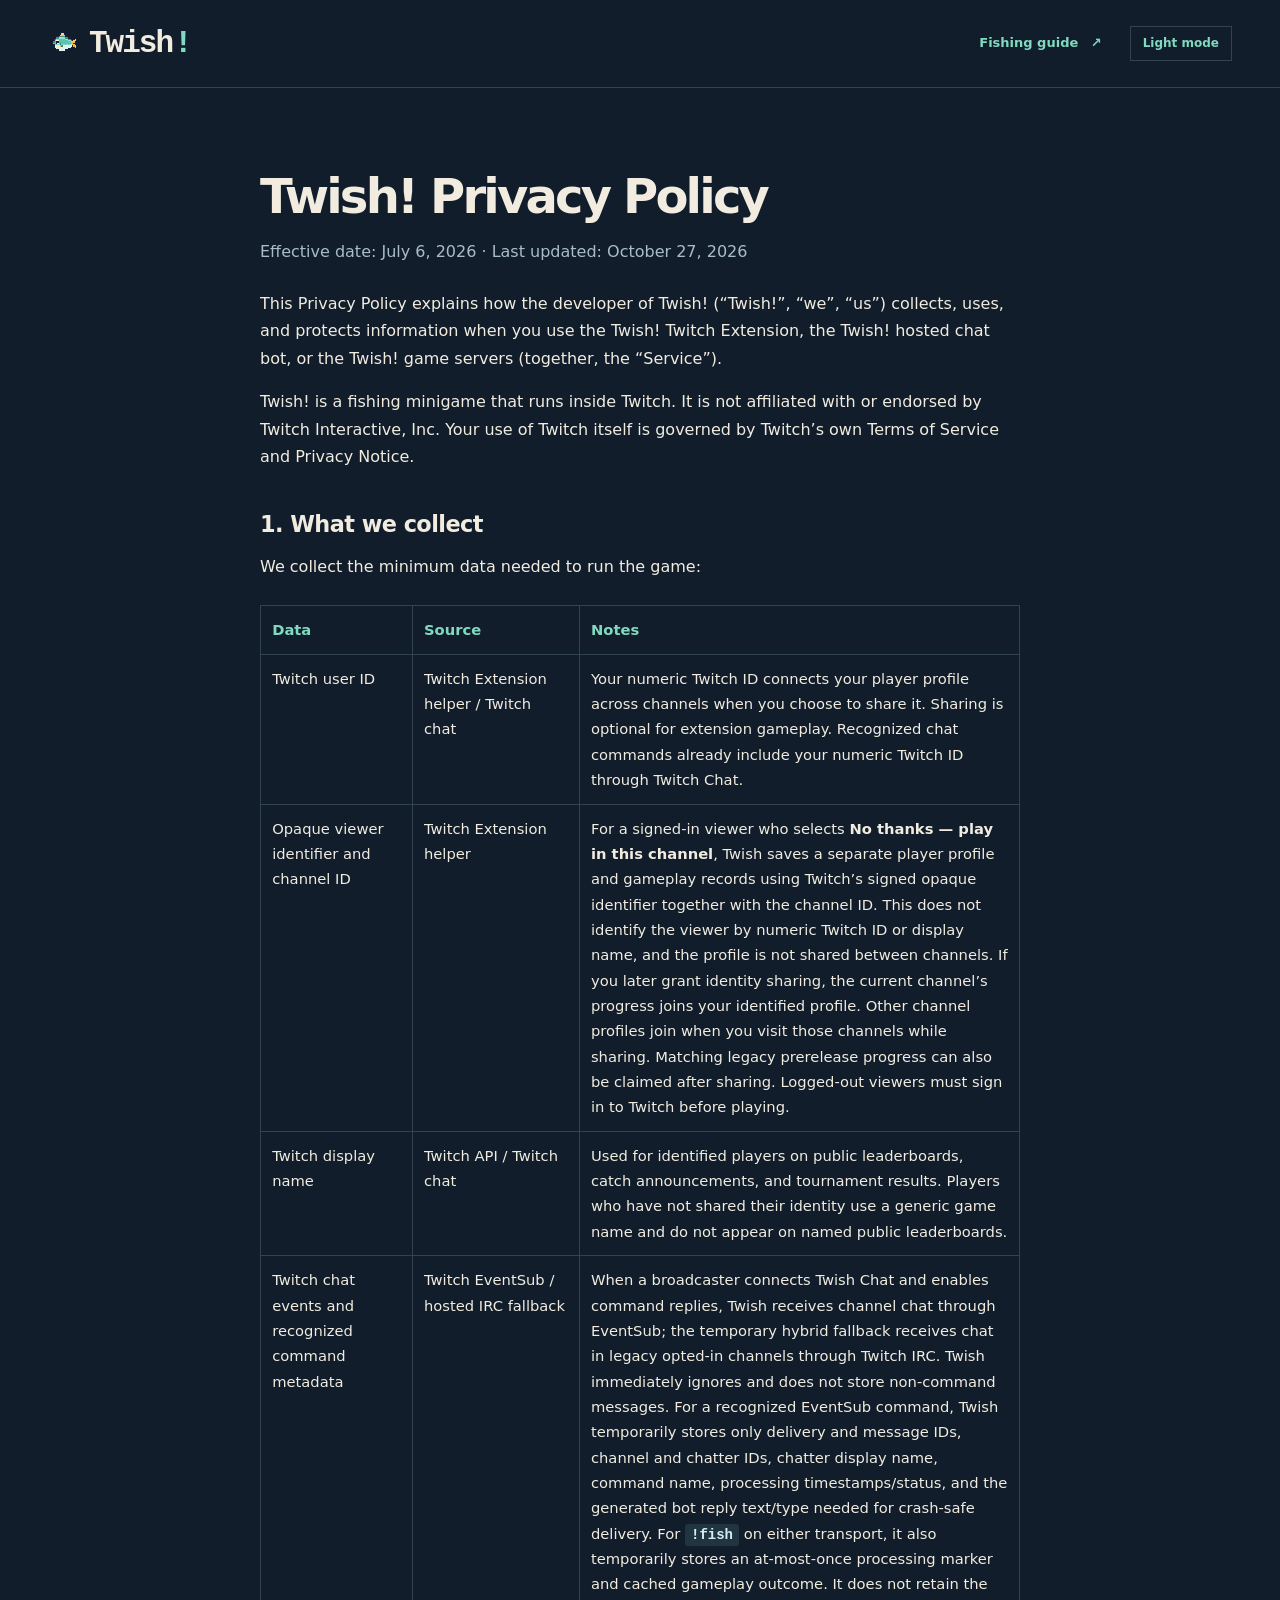
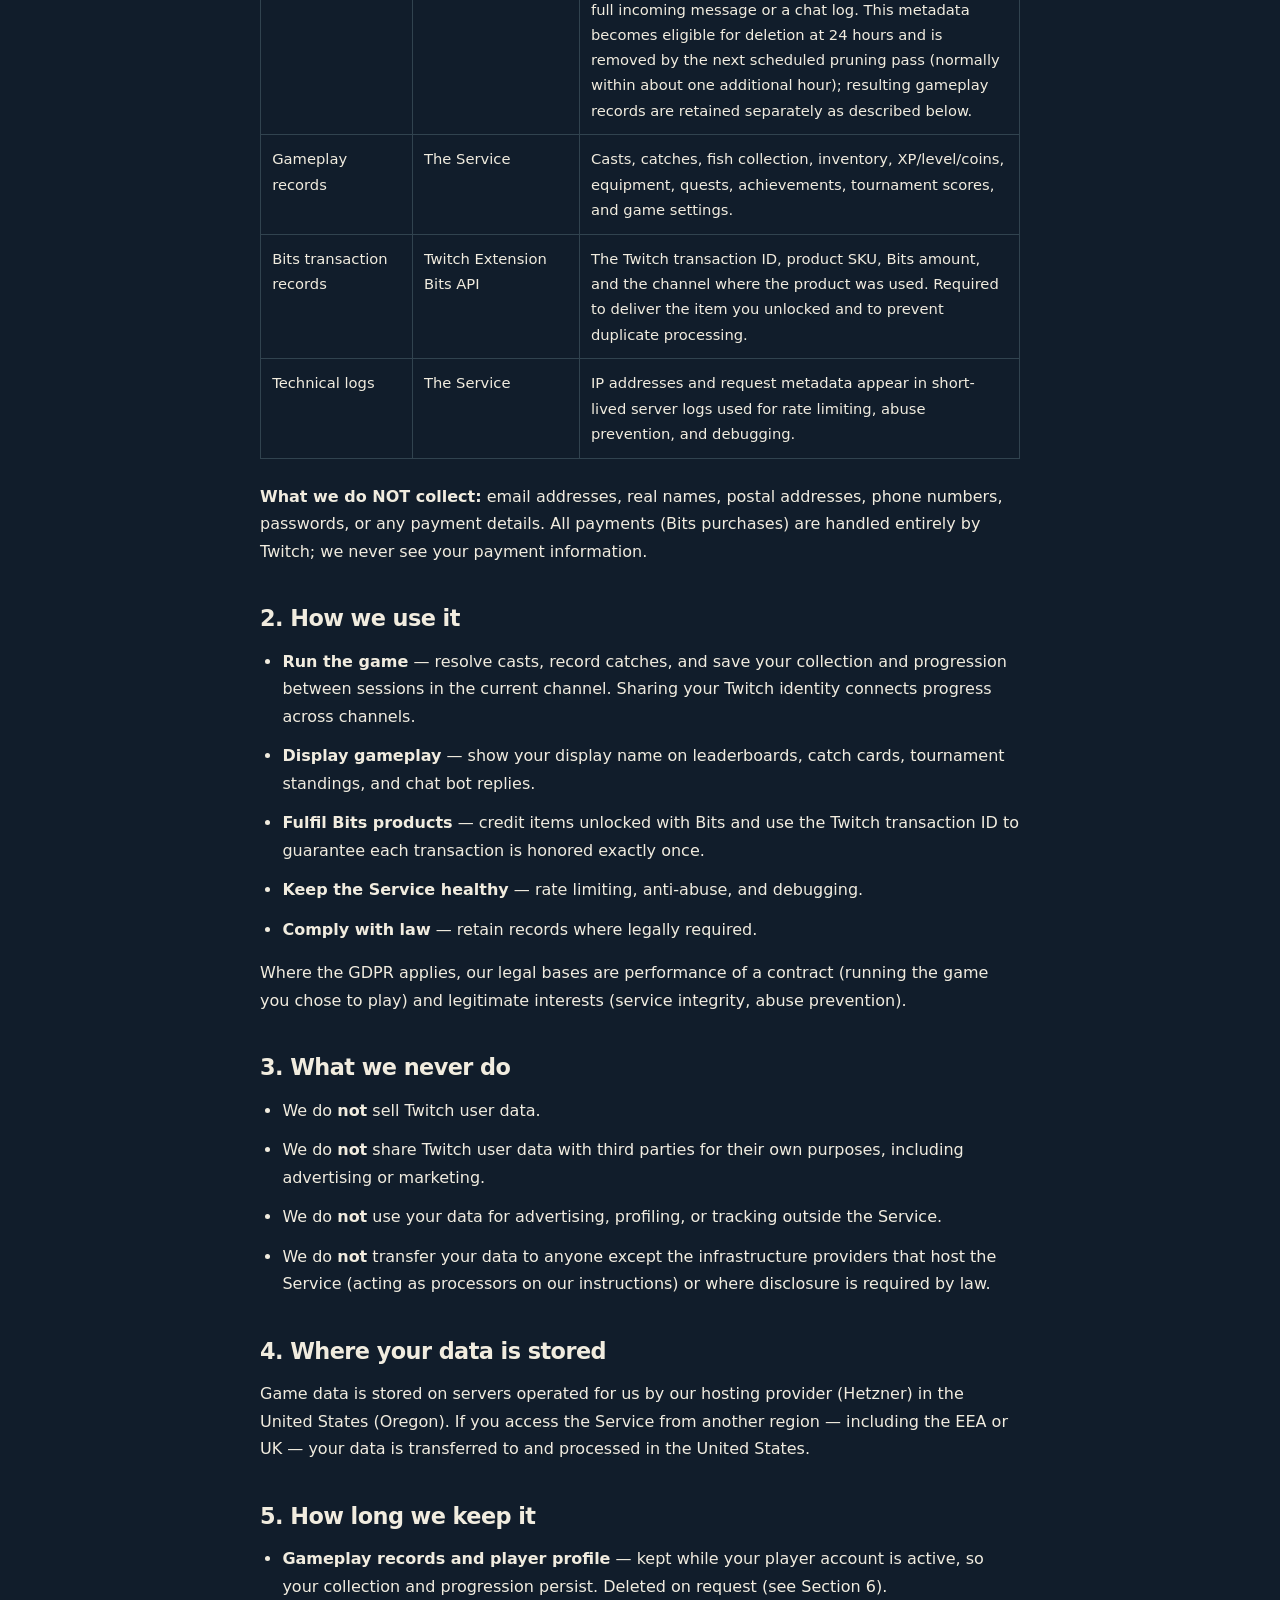
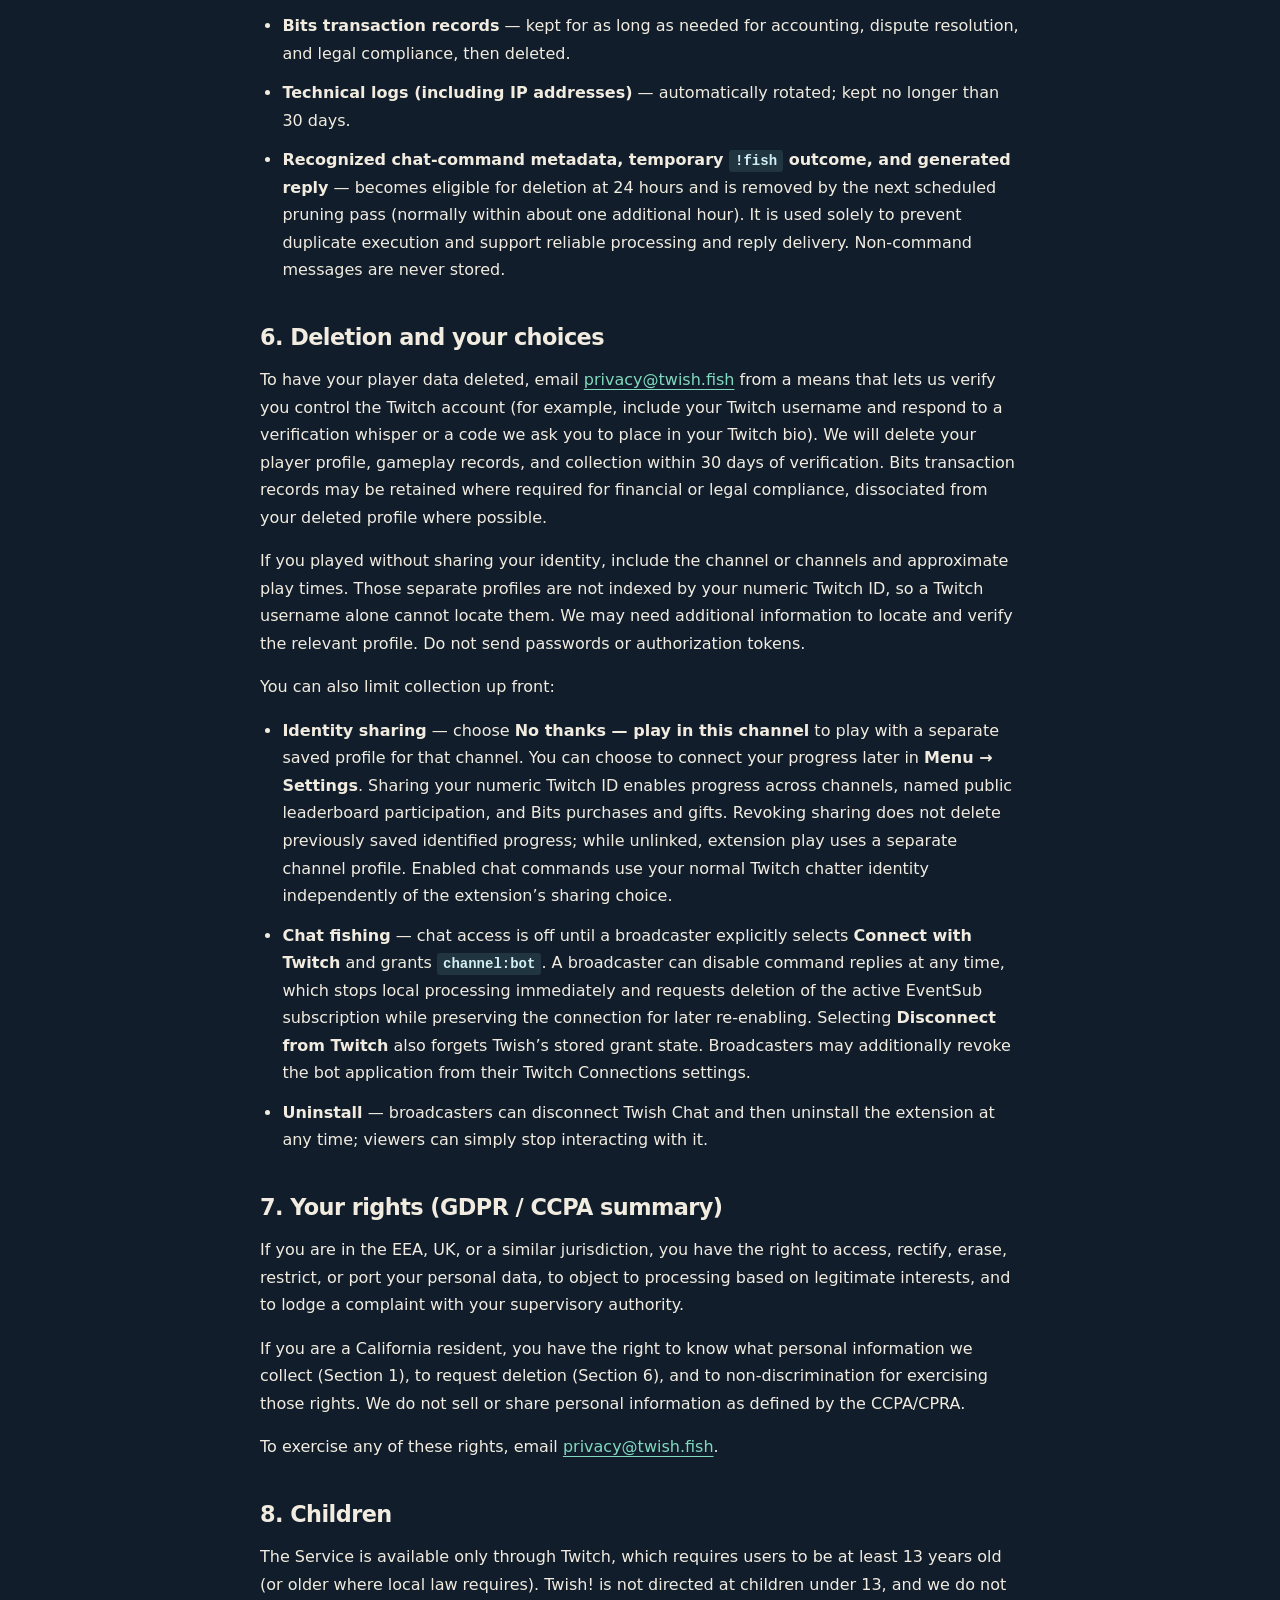
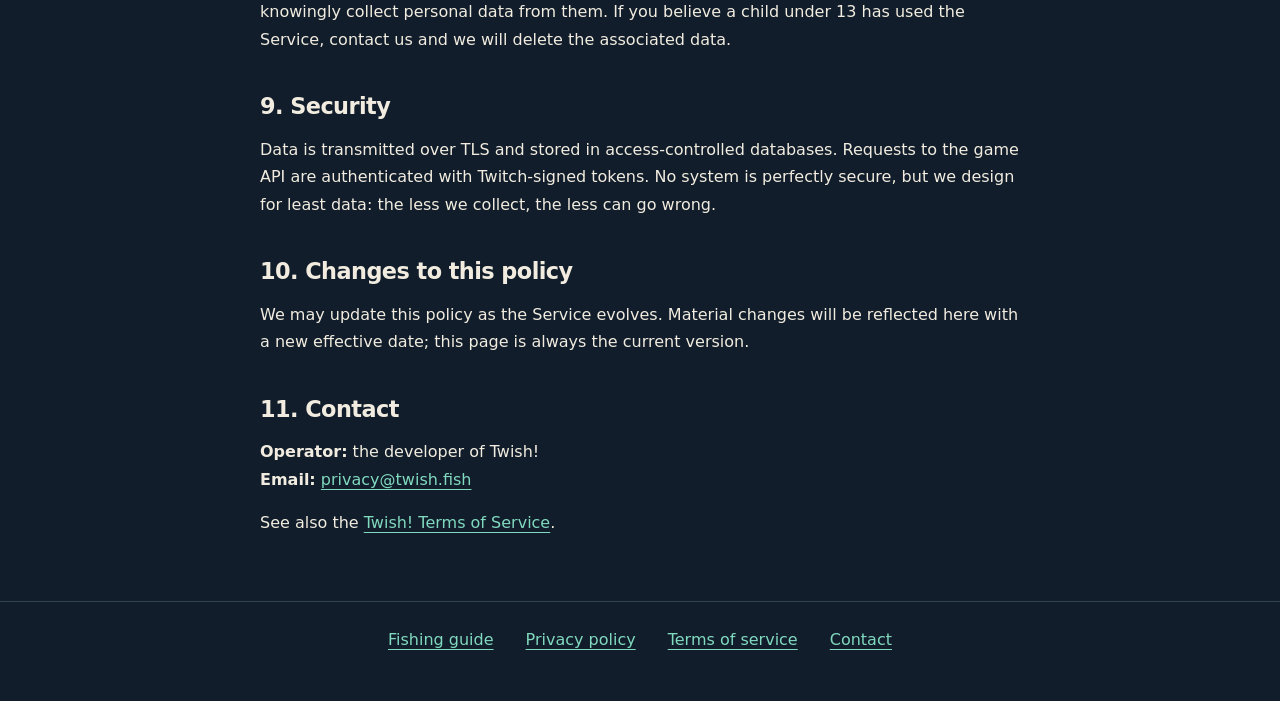
<file: privacy/index.html>
<!doctype html>
<html lang="en">
<head>
  <meta charset="utf-8">
  <meta name="viewport" content="width=device-width,initial-scale=1">
  <title>Privacy Policy — Twish!</title>
  <meta name="description" content="How Twish handles player data, retention, identity sharing, and privacy requests.">
  <meta name="theme-color" content="#17213a">
  <link rel="canonical" href="https://twish.fish/privacy/">
  <link rel="icon" type="image/png" href="/assets/icons/player_24.png">
  <script src="/theme.js"></script>
  <link rel="stylesheet" href="/style.css">
  <link rel="stylesheet" href="/legal.css">
  <script src="/guide.js" defer></script>
</head>
<body>
  <a class="skip-link" href="#policy">Skip to the policy</a>
  <header class="site-header">
    <a class="wordmark" href="/" aria-label="Twish home"><img src="/assets/icons/player_24.png" width="32" height="32" alt="">Twish<span>!</span></a>
    <a class="header-link" href="/">Fishing guide <span aria-hidden="true">↗</span></a>
    <button class="theme-toggle" type="button" aria-label="Switch to light mode" hidden>Light mode</button>
  </header>
  <main id="policy" class="legal-content">
    <h1>Twish! Privacy Policy</h1>
<p class="meta">Effective date: July 6, 2026 &middot; Last updated: October 27, 2026</p>
<p>This Privacy Policy explains how the developer of Twish! (&ldquo;Twish!&rdquo;, &ldquo;we&rdquo;, &ldquo;us&rdquo;) collects, uses, and protects information when you use the Twish! Twitch Extension, the Twish! hosted chat bot, or the Twish! game servers (together, the &ldquo;Service&rdquo;).</p>
<p>Twish! is a fishing minigame that runs inside Twitch. It is not affiliated with or endorsed by Twitch Interactive, Inc. Your use of Twitch itself is governed by Twitch&rsquo;s own Terms of Service and Privacy Notice.</p>

<h2>1. What we collect</h2>
<p>We collect the minimum data needed to run the game:</p>
<div class="legal-table" role="region" aria-label="Data collected by Twish" tabindex="0"><table>
<tr><th>Data</th><th>Source</th><th>Notes</th></tr>
<tr><td>Twitch user ID</td><td>Twitch Extension helper / Twitch chat</td><td>Your numeric Twitch ID connects your player profile across channels when you choose to share it. Sharing is optional for extension gameplay. Recognized chat commands already include your numeric Twitch ID through Twitch Chat.</td></tr>
<tr><td>Opaque viewer identifier and channel ID</td><td>Twitch Extension helper</td><td>For a signed-in viewer who selects <strong>No thanks &mdash; play in this channel</strong>, Twish saves a separate player profile and gameplay records using Twitch&rsquo;s signed opaque identifier together with the channel ID. This does not identify the viewer by numeric Twitch ID or display name, and the profile is not shared between channels. If you later grant identity sharing, the current channel&rsquo;s progress joins your identified profile. Other channel profiles join when you visit those channels while sharing. Matching legacy prerelease progress can also be claimed after sharing. Logged-out viewers must sign in to Twitch before playing.</td></tr>
<tr><td>Twitch display name</td><td>Twitch API / Twitch chat</td><td>Used for identified players on public leaderboards, catch announcements, and tournament results. Players who have not shared their identity use a generic game name and do not appear on named public leaderboards.</td></tr>
<tr><td>Twitch chat events and recognized command metadata</td><td>Twitch EventSub / hosted IRC fallback</td><td>When a broadcaster connects Twish Chat and enables command replies, Twish receives channel chat through EventSub; the temporary hybrid fallback receives chat in legacy opted-in channels through Twitch IRC. Twish immediately ignores and does not store non-command messages. For a recognized EventSub command, Twish temporarily stores only delivery and message IDs, channel and chatter IDs, chatter display name, command name, processing timestamps/status, and the generated bot reply text/type needed for crash-safe delivery. For <code>!fish</code> on either transport, it also temporarily stores an at-most-once processing marker and cached gameplay outcome. It does not retain the full incoming message or a chat log. This metadata becomes eligible for deletion at 24 hours and is removed by the next scheduled pruning pass (normally within about one additional hour); resulting gameplay records are retained separately as described below.</td></tr>
<tr><td>Gameplay records</td><td>The Service</td><td>Casts, catches, fish collection, inventory, XP/level/coins, equipment, quests, achievements, tournament scores, and game settings.</td></tr>
<tr><td>Bits transaction records</td><td>Twitch Extension Bits API</td><td>The Twitch transaction ID, product SKU, Bits amount, and the channel where the product was used. Required to deliver the item you unlocked and to prevent duplicate processing.</td></tr>
<tr><td>Technical logs</td><td>The Service</td><td>IP addresses and request metadata appear in short-lived server logs used for rate limiting, abuse prevention, and debugging.</td></tr>
</table></div>
<p><strong>What we do NOT collect:</strong> email addresses, real names, postal addresses, phone numbers, passwords, or any payment details. All payments (Bits purchases) are handled entirely by Twitch; we never see your payment information.</p>

<h2>2. How we use it</h2>
<ul>
<li><strong>Run the game</strong> &mdash; resolve casts, record catches, and save your collection and progression between sessions in the current channel. Sharing your Twitch identity connects progress across channels.</li>
<li><strong>Display gameplay</strong> &mdash; show your display name on leaderboards, catch cards, tournament standings, and chat bot replies.</li>
<li><strong>Fulfil Bits products</strong> &mdash; credit items unlocked with Bits and use the Twitch transaction ID to guarantee each transaction is honored exactly once.</li>
<li><strong>Keep the Service healthy</strong> &mdash; rate limiting, anti-abuse, and debugging.</li>
<li><strong>Comply with law</strong> &mdash; retain records where legally required.</li>
</ul>
<p>Where the GDPR applies, our legal bases are performance of a contract (running the game you chose to play) and legitimate interests (service integrity, abuse prevention).</p>

<h2>3. What we never do</h2>
<ul>
<li>We do <strong>not</strong> sell Twitch user data.</li>
<li>We do <strong>not</strong> share Twitch user data with third parties for their own purposes, including advertising or marketing.</li>
<li>We do <strong>not</strong> use your data for advertising, profiling, or tracking outside the Service.</li>
<li>We do <strong>not</strong> transfer your data to anyone except the infrastructure providers that host the Service (acting as processors on our instructions) or where disclosure is required by law.</li>
</ul>

<h2>4. Where your data is stored</h2>
<p>Game data is stored on servers operated for us by our hosting provider (Hetzner) in the United States (Oregon). If you access the Service from another region &mdash; including the EEA or UK &mdash; your data is transferred to and processed in the United States.</p>

<h2>5. How long we keep it</h2>
<ul>
<li><strong>Gameplay records and player profile</strong> &mdash; kept while your player account is active, so your collection and progression persist. Deleted on request (see Section 6).</li>
<li><strong>Bits transaction records</strong> &mdash; kept for as long as needed for accounting, dispute resolution, and legal compliance, then deleted.</li>
<li><strong>Technical logs (including IP addresses)</strong> &mdash; automatically rotated; kept no longer than 30 days.</li>
<li><strong>Recognized chat-command metadata, temporary <code>!fish</code> outcome, and generated reply</strong> &mdash; becomes eligible for deletion at 24 hours and is removed by the next scheduled pruning pass (normally within about one additional hour). It is used solely to prevent duplicate execution and support reliable processing and reply delivery. Non-command messages are never stored.</li>
</ul>

<h2>6. Deletion and your choices</h2>
<p>To have your player data deleted, email <a href="mailto:privacy@twish.fish">privacy@twish.fish</a> from a means that lets us verify you control the Twitch account (for example, include your Twitch username and respond to a verification whisper or a code we ask you to place in your Twitch bio). We will delete your player profile, gameplay records, and collection within 30 days of verification. Bits transaction records may be retained where required for financial or legal compliance, dissociated from your deleted profile where possible.</p>
<p>If you played without sharing your identity, include the channel or channels and approximate play times. Those separate profiles are not indexed by your numeric Twitch ID, so a Twitch username alone cannot locate them. We may need additional information to locate and verify the relevant profile. Do not send passwords or authorization tokens.</p>
<p>You can also limit collection up front:</p>
<ul>
<li><strong>Identity sharing</strong> &mdash; choose <strong>No thanks &mdash; play in this channel</strong> to play with a separate saved profile for that channel. You can choose to connect your progress later in <strong>Menu → Settings</strong>. Sharing your numeric Twitch ID enables progress across channels, named public leaderboard participation, and Bits purchases and gifts. Revoking sharing does not delete previously saved identified progress; while unlinked, extension play uses a separate channel profile. Enabled chat commands use your normal Twitch chatter identity independently of the extension&rsquo;s sharing choice.</li>
<li><strong>Chat fishing</strong> &mdash; chat access is off until a broadcaster explicitly selects <strong>Connect with Twitch</strong> and grants <code>channel:bot</code>. A broadcaster can disable command replies at any time, which stops local processing immediately and requests deletion of the active EventSub subscription while preserving the connection for later re-enabling. Selecting <strong>Disconnect from Twitch</strong> also forgets Twish&rsquo;s stored grant state. Broadcasters may additionally revoke the bot application from their Twitch Connections settings.</li>
<li><strong>Uninstall</strong> &mdash; broadcasters can disconnect Twish Chat and then uninstall the extension at any time; viewers can simply stop interacting with it.</li>
</ul>

<h2>7. Your rights (GDPR / CCPA summary)</h2>
<p>If you are in the EEA, UK, or a similar jurisdiction, you have the right to access, rectify, erase, restrict, or port your personal data, to object to processing based on legitimate interests, and to lodge a complaint with your supervisory authority.</p>
<p>If you are a California resident, you have the right to know what personal information we collect (Section 1), to request deletion (Section 6), and to non-discrimination for exercising those rights. We do not sell or share personal information as defined by the CCPA/CPRA.</p>
<p>To exercise any of these rights, email <a href="mailto:privacy@twish.fish">privacy@twish.fish</a>.</p>

<h2>8. Children</h2>
<p>The Service is available only through Twitch, which requires users to be at least 13 years old (or older where local law requires). Twish! is not directed at children under 13, and we do not knowingly collect personal data from them. If you believe a child under 13 has used the Service, contact us and we will delete the associated data.</p>

<h2>9. Security</h2>
<p>Data is transmitted over TLS and stored in access-controlled databases. Requests to the game API are authenticated with Twitch-signed tokens. No system is perfectly secure, but we design for least data: the less we collect, the less can go wrong.</p>

<h2>10. Changes to this policy</h2>
<p>We may update this policy as the Service evolves. Material changes will be reflected here with a new effective date; this page is always the current version.</p>

<h2>11. Contact</h2>
<p><strong>Operator:</strong> the developer of Twish!<br>
<strong>Email:</strong> <a href="mailto:privacy@twish.fish">privacy@twish.fish</a></p>
<p>See also the <a href="/terms/">Twish! Terms of Service</a>.</p>

  </main>
  <footer class="legal-footer"><nav aria-label="Site links"><a href="/">Fishing guide</a><a href="/privacy/">Privacy policy</a><a href="/terms/">Terms of service</a><a href="mailto:support@twish.fish">Contact</a></nav></footer>
</body>
</html>
</file>
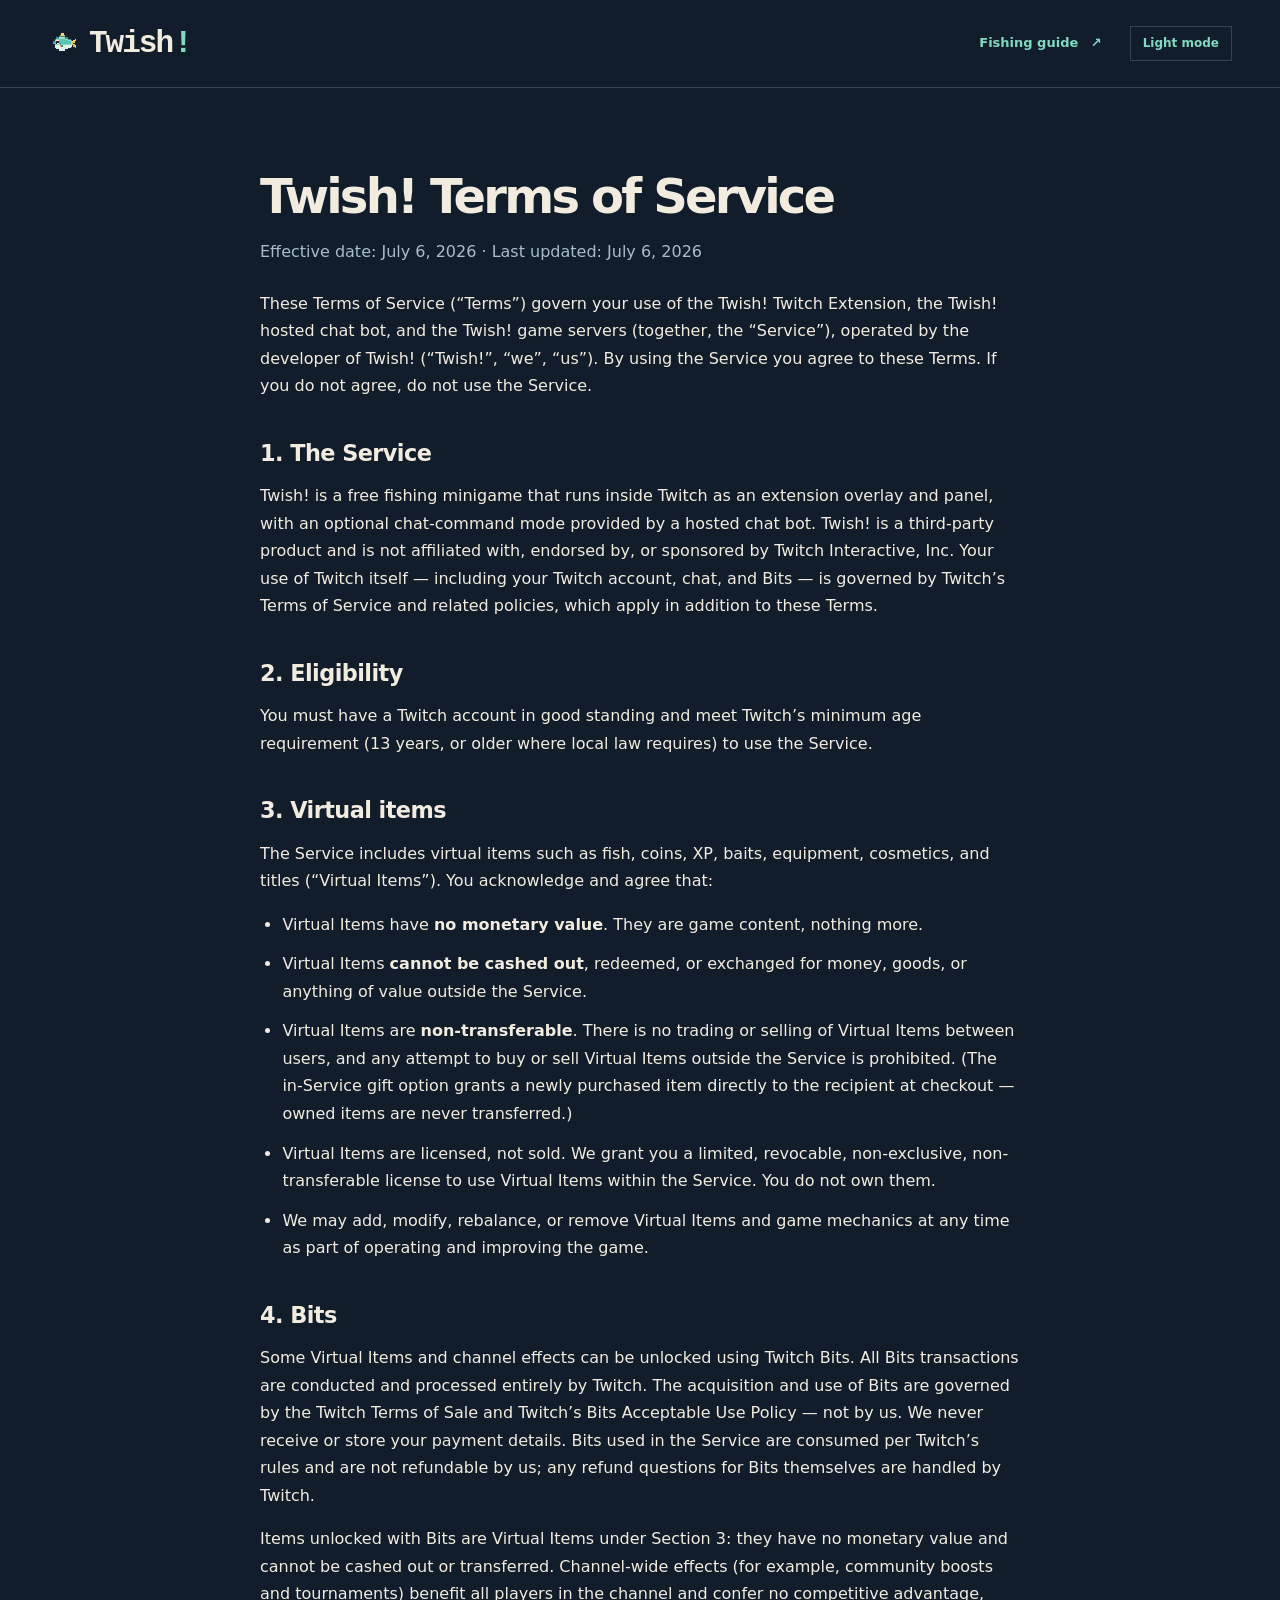
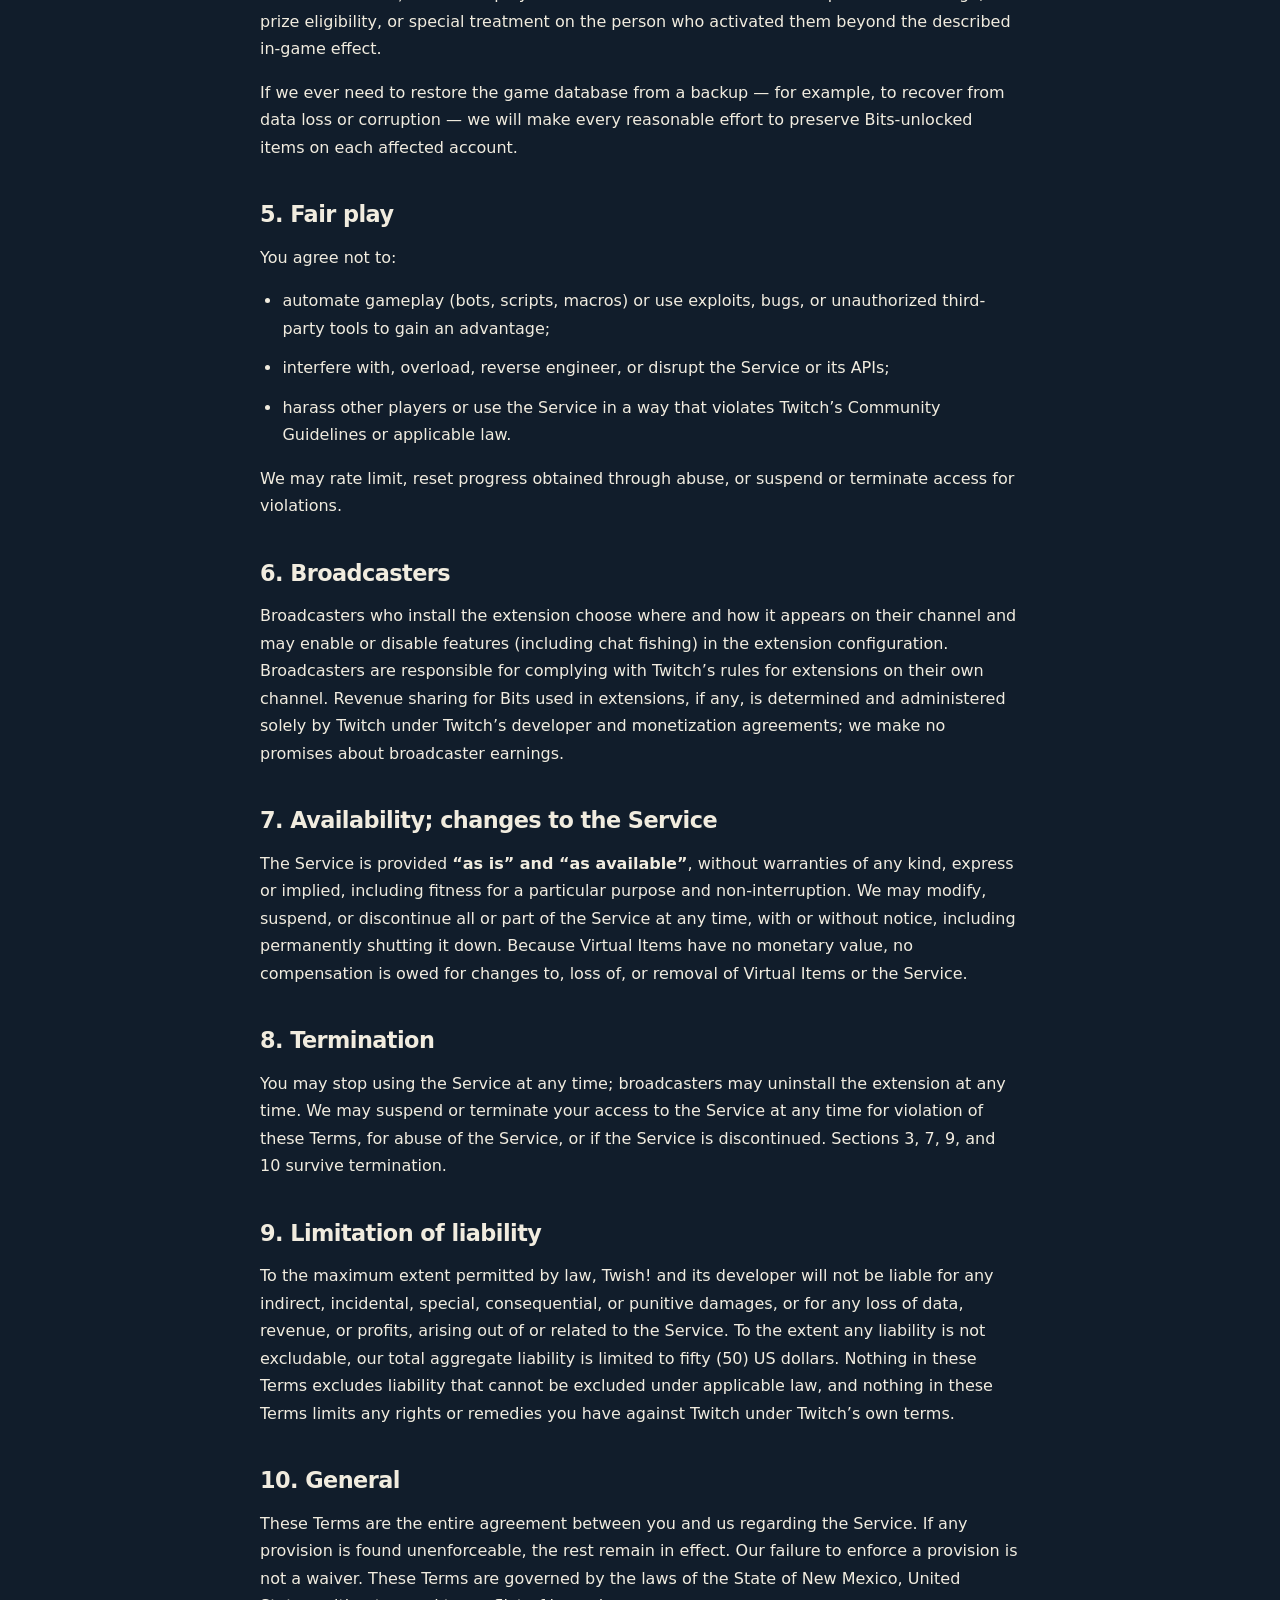
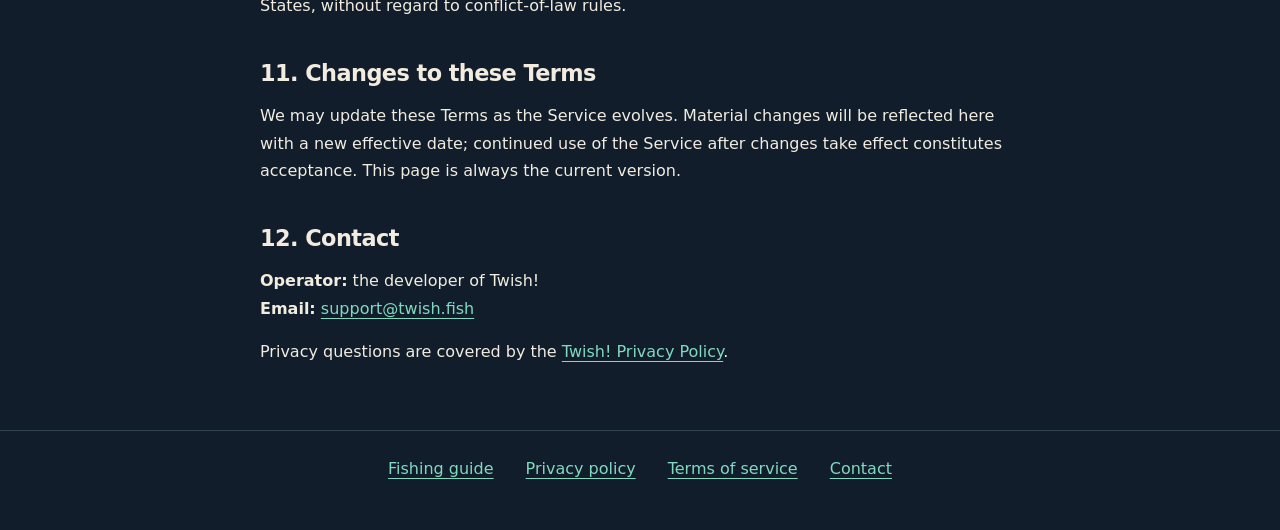
<file: terms/index.html>
<!doctype html>
<html lang="en">
<head>
  <meta charset="utf-8">
  <meta name="viewport" content="width=device-width,initial-scale=1">
  <title>Terms of Service — Twish!</title>
  <meta name="description" content="The terms for using Twish, its virtual items, and optional Twitch Bits features.">
  <meta name="theme-color" content="#17213a">
  <link rel="canonical" href="https://twish.fish/terms/">
  <link rel="icon" type="image/png" href="/assets/icons/player_24.png">
  <script src="/theme.js"></script>
  <link rel="stylesheet" href="/style.css">
  <link rel="stylesheet" href="/legal.css">
  <script src="/guide.js" defer></script>
</head>
<body>
  <a class="skip-link" href="#policy">Skip to the policy</a>
  <header class="site-header">
    <a class="wordmark" href="/" aria-label="Twish home"><img src="/assets/icons/player_24.png" width="32" height="32" alt="">Twish<span>!</span></a>
    <a class="header-link" href="/">Fishing guide <span aria-hidden="true">↗</span></a>
    <button class="theme-toggle" type="button" aria-label="Switch to light mode" hidden>Light mode</button>
  </header>
  <main id="policy" class="legal-content">
    <h1>Twish! Terms of Service</h1>
<p class="meta">Effective date: July 6, 2026 &middot; Last updated: July 6, 2026</p>
<p>These Terms of Service (&ldquo;Terms&rdquo;) govern your use of the Twish! Twitch Extension, the Twish! hosted chat bot, and the Twish! game servers (together, the &ldquo;Service&rdquo;), operated by the developer of Twish! (&ldquo;Twish!&rdquo;, &ldquo;we&rdquo;, &ldquo;us&rdquo;). By using the Service you agree to these Terms. If you do not agree, do not use the Service.</p>

<h2>1. The Service</h2>
<p>Twish! is a free fishing minigame that runs inside Twitch as an extension overlay and panel, with an optional chat-command mode provided by a hosted chat bot. Twish! is a third-party product and is not affiliated with, endorsed by, or sponsored by Twitch Interactive, Inc. Your use of Twitch itself &mdash; including your Twitch account, chat, and Bits &mdash; is governed by Twitch&rsquo;s Terms of Service and related policies, which apply in addition to these Terms.</p>

<h2>2. Eligibility</h2>
<p>You must have a Twitch account in good standing and meet Twitch&rsquo;s minimum age requirement (13 years, or older where local law requires) to use the Service.</p>

<h2>3. Virtual items</h2>
<p>The Service includes virtual items such as fish, coins, XP, baits, equipment, cosmetics, and titles (&ldquo;Virtual Items&rdquo;). You acknowledge and agree that:</p>
<ul>
<li>Virtual Items have <strong>no monetary value</strong>. They are game content, nothing more.</li>
<li>Virtual Items <strong>cannot be cashed out</strong>, redeemed, or exchanged for money, goods, or anything of value outside the Service.</li>
<li>Virtual Items are <strong>non-transferable</strong>. There is no trading or selling of Virtual Items between users, and any attempt to buy or sell Virtual Items outside the Service is prohibited. (The in-Service gift option grants a newly purchased item directly to the recipient at checkout &mdash; owned items are never transferred.)</li>
<li>Virtual Items are licensed, not sold. We grant you a limited, revocable, non-exclusive, non-transferable license to use Virtual Items within the Service. You do not own them.</li>
<li>We may add, modify, rebalance, or remove Virtual Items and game mechanics at any time as part of operating and improving the game.</li>
</ul>

<h2>4. Bits</h2>
<p>Some Virtual Items and channel effects can be unlocked using Twitch Bits. All Bits transactions are conducted and processed entirely by Twitch. The acquisition and use of Bits are governed by the Twitch Terms of Sale and Twitch&rsquo;s Bits Acceptable Use Policy &mdash; not by us. We never receive or store your payment details. Bits used in the Service are consumed per Twitch&rsquo;s rules and are not refundable by us; any refund questions for Bits themselves are handled by Twitch.</p>
<p>Items unlocked with Bits are Virtual Items under Section 3: they have no monetary value and cannot be cashed out or transferred. Channel-wide effects (for example, community boosts and tournaments) benefit all players in the channel and confer no competitive advantage, prize eligibility, or special treatment on the person who activated them beyond the described in-game effect.</p>
<p>If we ever need to restore the game database from a backup &mdash; for example, to recover from data loss or corruption &mdash; we will make every reasonable effort to preserve Bits-unlocked items on each affected account.</p>

<h2>5. Fair play</h2>
<p>You agree not to:</p>
<ul>
<li>automate gameplay (bots, scripts, macros) or use exploits, bugs, or unauthorized third-party tools to gain an advantage;</li>
<li>interfere with, overload, reverse engineer, or disrupt the Service or its APIs;</li>
<li>harass other players or use the Service in a way that violates Twitch&rsquo;s Community Guidelines or applicable law.</li>
</ul>
<p>We may rate limit, reset progress obtained through abuse, or suspend or terminate access for violations.</p>

<h2>6. Broadcasters</h2>
<p>Broadcasters who install the extension choose where and how it appears on their channel and may enable or disable features (including chat fishing) in the extension configuration. Broadcasters are responsible for complying with Twitch&rsquo;s rules for extensions on their own channel. Revenue sharing for Bits used in extensions, if any, is determined and administered solely by Twitch under Twitch&rsquo;s developer and monetization agreements; we make no promises about broadcaster earnings.</p>

<h2>7. Availability; changes to the Service</h2>
<p>The Service is provided <strong>&ldquo;as is&rdquo; and &ldquo;as available&rdquo;</strong>, without warranties of any kind, express or implied, including fitness for a particular purpose and non-interruption. We may modify, suspend, or discontinue all or part of the Service at any time, with or without notice, including permanently shutting it down. Because Virtual Items have no monetary value, no compensation is owed for changes to, loss of, or removal of Virtual Items or the Service.</p>

<h2>8. Termination</h2>
<p>You may stop using the Service at any time; broadcasters may uninstall the extension at any time. We may suspend or terminate your access to the Service at any time for violation of these Terms, for abuse of the Service, or if the Service is discontinued. Sections 3, 7, 9, and 10 survive termination.</p>

<h2>9. Limitation of liability</h2>
<p>To the maximum extent permitted by law, Twish! and its developer will not be liable for any indirect, incidental, special, consequential, or punitive damages, or for any loss of data, revenue, or profits, arising out of or related to the Service. To the extent any liability is not excludable, our total aggregate liability is limited to fifty (50) US dollars. Nothing in these Terms excludes liability that cannot be excluded under applicable law, and nothing in these Terms limits any rights or remedies you have against Twitch under Twitch&rsquo;s own terms.</p>

<h2>10. General</h2>
<p>These Terms are the entire agreement between you and us regarding the Service. If any provision is found unenforceable, the rest remain in effect. Our failure to enforce a provision is not a waiver. These Terms are governed by the laws of the State of New Mexico, United States, without regard to conflict-of-law rules.</p>

<h2>11. Changes to these Terms</h2>
<p>We may update these Terms as the Service evolves. Material changes will be reflected here with a new effective date; continued use of the Service after changes take effect constitutes acceptance. This page is always the current version.</p>

<h2>12. Contact</h2>
<p><strong>Operator:</strong> the developer of Twish!<br>
<strong>Email:</strong> <a href="mailto:support@twish.fish">support@twish.fish</a></p>
<p>Privacy questions are covered by the <a href="/privacy/">Twish! Privacy Policy</a>.</p>

  </main>
  <footer class="legal-footer"><nav aria-label="Site links"><a href="/">Fishing guide</a><a href="/privacy/">Privacy policy</a><a href="/terms/">Terms of service</a><a href="mailto:support@twish.fish">Contact</a></nav></footer>
</body>
</html>
</file>
<file: style.css>
@font-face {
  font-family: GuideSans;
  src: local("Inter"), local("Aptos"), local("Segoe UI");
  font-display: swap;
}
:root {
  color-scheme: light;
  --ink: #17213a;
  --muted: #526472;
  --paper: #f8f5ed;
  --line: #d6ded7;
  --teal: #287878;
  --mint: #54c7b0;
  --gold: #f1c45c;
  --cream: #fff3d5;
  --violet: #62428f;
  scroll-behavior: smooth;
  scroll-padding-top: 100px;
}
* {
  box-sizing: border-box;
}
body {
  margin: 0;
  background: var(--paper);
  color: var(--ink);
  font-family: GuideSans, system-ui, -apple-system, BlinkMacSystemFont, "Segoe UI", sans-serif;
  font-size: 16px;
  line-height: 1.72;
  -webkit-font-smoothing: antialiased;
}
a {
  color: var(--teal);
  text-underline-offset: 4px;
}
a:hover {
  color: var(--ink);
}
a:focus-visible,
summary:focus-visible {
  outline: 3px solid var(--violet);
  outline-offset: 5px;
}
img {
  max-width: 100%;
  height: auto;
}
.pixel {
  image-rendering: pixelated;
}
h1,
h2,
h3,
p,
figure,
dl {
  margin: 0;
}
p + p {
  margin-top: 16px;
}
h1,
h2,
h3 {
  line-height: 1.18;
  text-wrap: balance;
}
h2 {
  font-size: 31px;
  letter-spacing: -1px;
  font-weight: 750;
}
h3 {
  font-size: 19px;
  letter-spacing: -0.25px;
  margin-bottom: 10px;
}
strong {
  font-weight: 700;
}
code {
  font:
    600 14px ui-monospace,
    SFMono-Regular,
    Consolas,
    monospace;
  color: var(--ink);
  background: #e9ede6;
  padding: 3px 6px;
  border-radius: 3px;
}
.skip-link {
  position: fixed;
  z-index: 10;
  left: 16px;
  top: -80px;
  background: var(--cream);
  padding: 12px;
}
.skip-link:focus {
  top: 12px;
}
.site-header {
  height: 88px;
  max-width: 1280px;
  margin: auto;
  padding: 0 48px;
  display: flex;
  align-items: center;
  gap: 28px;
  border-bottom: 1px solid var(--line);
}
.wordmark {
  font:
    900 31px / 1 ui-monospace,
    SFMono-Regular,
    Consolas,
    monospace;
  letter-spacing: -2px;
  text-decoration: none;
  color: var(--ink);
  display: inline-flex;
  align-items: center;
  gap: 9px;
}
.wordmark img {
  image-rendering: pixelated;
}
.wordmark span {
  color: var(--teal);
  margin-left: -7px;
}
.header-label {
  font-size: 13px;
  letter-spacing: 0.04em;
  color: var(--muted);
  border-left: 1px solid var(--line);
  padding-left: 28px;
}
.header-link {
  margin-left: auto;
  font-size: 13px;
  font-weight: 650;
  text-decoration: none;
}
.header-link span {
  margin-left: 8px;
}
.intro {
  max-width: 1280px;
  margin: auto;
  display: grid;
  grid-template-columns: 1.1fr 1fr;
  align-items: center;
  gap: 50px;
  padding: 76px 48px 78px;
}
.eyebrow {
  text-transform: uppercase;
  font:
    700 10px / 1.4 ui-monospace,
    SFMono-Regular,
    Consolas,
    monospace;
  letter-spacing: 2px;
  color: var(--teal);
}
h1 {
  font-size: clamp(42px, 4.6vw, 64px);
  font-weight: 780;
  letter-spacing: -2.8px;
  line-height: 1.07;
  margin: 19px 0 23px;
}
h1 span {
  color: var(--teal);
}
.lede {
  font-size: 17px;
  line-height: 1.7;
  color: var(--muted);
  max-width: 440px;
}
.start-link {
  display: inline-flex;
  align-items: center;
  gap: 35px;
  background: var(--ink);
  color: var(--cream);
  padding: 12px 18px;
  text-decoration: none;
  font-size: 14px;
  font-weight: 650;
  margin-top: 26px;
  border-bottom: 3px solid var(--teal);
}
.start-link:hover {
  background: var(--teal);
  color: white;
}
.opening-scene {
  position: relative;
  background: var(--ink);
  padding: 8px;
  box-shadow: 10px 10px 0 #e1e4d7;
}
.scene {
  display: block;
  width: 100%;
  aspect-ratio: 120 / 68;
  object-fit: cover;
}
.scene-caption {
  display: flex;
  justify-content: space-between;
  padding: 11px 8px 3px;
  color: var(--cream);
  font:
    11px / 1.5 ui-monospace,
    SFMono-Regular,
    Consolas,
    monospace;
}
.scene-caption > span:last-child {
  color: #a9c6c7;
}
.tiny-dot {
  display: inline-block;
  width: 6px;
  height: 6px;
  background: var(--mint);
  margin-right: 8px;
}
.fish-sprite {
  display: inline-block;
  flex: none;
  width: 72px;
  height: 72px;
  background-image: var(--fish);
  background-size: 216px 72px;
  background-position: 0 0;
  background-repeat: no-repeat;
  image-rendering: pixelated;
}
.scene-fish {
  position: absolute;
  right: 18%;
  bottom: 47px;
  filter: drop-shadow(0 3px 0 #17213a60);
}
.guide-layout {
  max-width: 1280px;
  display: grid;
  grid-template-columns: 212px minmax(0, 1fr);
  gap: 64px;
  padding: 0 48px;
  margin: auto;
}
.contents {
  align-self: start;
  position: sticky;
  top: 38px;
  padding-top: 4px;
}
.contents ol,
.mobile-contents ol {
  padding: 0;
  margin: 20px 0 0;
  list-style: none;
  counter-reset: chapter;
}
.contents li,
.mobile-contents li {
  counter-increment: chapter;
}
.contents a,
.mobile-contents a {
  display: flex;
  align-items: center;
  text-decoration: none;
  color: var(--muted);
  font-size: 13px;
  line-height: 1.4;
  padding: 10px 0;
}
.contents a:before,
.mobile-contents a:before {
  content: counter(chapter, decimal-leading-zero);
  font:
    11px ui-monospace,
    SFMono-Regular,
    Consolas,
    monospace;
  color: #7c8d91;
  margin-right: 14px;
}
.contents a:hover,
.contents a[aria-current] {
  color: var(--teal);
  font-weight: 650;
}
.contents-note {
  margin-top: 26px;
  padding-top: 24px;
  border-top: 1px solid var(--line);
  display: flex;
  align-items: center;
  gap: 12px;
}
.contents-note p {
  font-size: 11px;
  line-height: 1.7;
  color: var(--muted);
}
.mobile-contents {
  display: none;
}
.chapter {
  border-top: 1px solid var(--line);
  padding: 34px 0 60px;
}
.chapter-heading {
  display: flex;
  align-items: center;
  gap: 16px;
  margin-bottom: 24px;
}
.chapter-number {
  font:
    12px / 1 ui-monospace,
    SFMono-Regular,
    Consolas,
    monospace;
  color: var(--teal);
  align-self: center;
}
.reading-time {
  font-size: 11px;
  color: var(--muted);
  white-space: nowrap;
  margin-left: auto;
}
.chapter > h3 {
  margin-top: 30px;
}
.chapter > p {
  margin-bottom: 18px;
}
.cast-steps {
  list-style: none;
  padding: 0;
  margin: 27px 0 36px;
  border-top: 1px solid var(--line);
}
.cast-steps li {
  display: grid;
  grid-template-columns: 28px minmax(0, 1fr) 80px;
  gap: 16px;
  align-items: center;
  padding: 23px 0;
  border-bottom: 1px solid var(--line);
}
.cast-steps p {
  font-size: 15px;
  color: var(--muted);
  line-height: 1.6;
}
.cast-steps h3 {
  font-size: 18px;
  margin-bottom: 6px;
}
.step-number {
  font:
    700 14px / 26px ui-monospace,
    SFMono-Regular,
    Consolas,
    monospace;
  background: #e7eee3;
  color: var(--teal);
  text-align: center;
  width: 26px;
  height: 26px;
  align-self: start;
}
.cast-steps img {
  justify-self: center;
}
.meter-explainer {
  display: grid;
  grid-template-columns: 200px minmax(0, 1fr);
  gap: 28px;
  background: var(--ink);
  color: var(--cream);
  padding: 32px;
  margin: 28px 0;
}
.meter-explainer .eyebrow {
  color: var(--mint);
  margin-bottom: 12px;
}
.meter-explainer p {
  font-size: 14px;
  color: #d2dfe0;
}
.meter-explainer .small {
  font-size: 11px;
  color: #acbfc8;
}
.meter-picture {
  display: flex;
  align-items: center;
  justify-content: center;
  gap: 20px;
}
.mystery-fish {
  display: grid;
  place-items: center;
  width: 48px;
  height: 48px;
  flex-shrink: 0;
  color: #f3fff4;
  background: #315365;
  box-shadow: inset 0 0 0 3px #9ecccc;
  font: 700 30px/1 ui-monospace, monospace;
  clip-path: polygon(12% 0, 88% 0, 88% 12%, 100% 12%, 100% 88%, 88% 88%, 88% 100%, 12% 100%, 12% 88%, 0 88%, 0 12%, 12% 12%);
}
.meter-track {
  position: relative;
  display: block;
  width: 44px;
  height: 200px;
  background: #283f53;
  border: 3px solid #5688b9;
  outline: 2px solid #10192a;
  box-shadow: inset 2px 2px 0 #10192a;
}
.meter-zone {
  position: absolute;
  height: 70px;
  left: 3px;
  right: 3px;
  top: 58px;
  background: #54c7b075;
  border-top: 2px solid var(--mint);
  border-bottom: 2px solid var(--mint);
}
.meter-fish {
  position: absolute;
  left: -18px;
  top: 56px;
}
.meter-fish.mystery-fish {
  left: -5px;
  top: 69px;
}
.meter-direction {
  display: flex;
  flex-direction: column;
  gap: 28px;
  font:
    12px ui-monospace,
    SFMono-Regular,
    Consolas,
    monospace;
  color: #a1e5c5;
  white-space: nowrap;
}
.tip {
  border-left: 3px solid var(--teal);
  background: #eaf0e5;
  padding: 18px 22px;
  font-size: 14px;
  margin: 24px 0 0;
}
.tip strong {
  color: #235f60;
}
.collection-strip {
  display: grid;
  grid-template-columns: repeat(4, minmax(0, 1fr));
  gap: 1px;
  background: var(--line);
  border: 1px solid var(--line);
  margin: 28px 0;
}
.specimen {
  background: #f0f0e6;
  padding: 18px 8px;
  text-align: center;
}
.specimen .fish-sprite {
  display: block;
  margin: 0 auto 4px;
}
.specimen h3 {
  font-size: 13px;
  letter-spacing: 0;
  margin: 0 0 3px;
}
.specimen p {
  font:
    10px ui-monospace,
    SFMono-Regular,
    Consolas,
    monospace;
  color: var(--muted);
  text-transform: capitalize;
}
.two-notes {
  display: grid;
  grid-template-columns: 1fr 1fr;
  gap: 30px;
  margin: 26px 0;
}
.two-notes p {
  font-size: 14px;
  color: var(--muted);
}
.gear-upgrade {
  display: grid;
  grid-template-columns: 1fr 30px 1fr;
  align-items: center;
  background: #eeeee3;
  margin: 27px 0;
  text-align: center;
  padding: 21px 12px;
}
.gear-upgrade h3 {
  font-size: 16px;
  margin: 3px 0;
}
.gear-upgrade p {
  font-size: 11px;
  color: var(--muted);
}
.gear-upgrade > span {
  font-size: 25px;
  color: var(--teal);
}
.reference-list,
.command-list {
  margin: 25px 0;
}
.reference-list > div,
.command-list > div {
  display: grid;
  grid-template-columns: 145px minmax(0, 1fr);
  gap: 16px;
  padding: 13px 0;
  border-bottom: 1px solid var(--line);
}
dt {
  font-weight: 650;
  font-size: 14px;
}
dd {
  margin: 0;
  color: var(--muted);
  font-size: 14px;
}
.command-list > div {
  grid-template-columns: 210px minmax(0, 1fr);
}
.command-list code {
  font-size: 13px;
}
.location-gallery {
  display: grid;
  grid-template-columns: repeat(2, minmax(0, 1fr));
  gap: 28px 20px;
  margin: 32px 0;
}
.location img {
  width: 100%;
  aspect-ratio: 120 / 68;
  display: block;
  margin-bottom: 12px;
  image-rendering: pixelated;
  border: 4px solid var(--ink);
}
.location h3 {
  font-size: 15px;
  margin-bottom: 6px;
}
.location p {
  font-size: 12px;
  color: var(--muted);
  line-height: 1.6;
}
.enchant-note {
  display: grid;
  grid-template-columns: 200px minmax(0, 1fr);
  gap: 24px;
  align-items: center;
  margin: 30px 0;
}
.enchant-note img {
  width: 100%;
  border: 4px solid var(--ink);
}
.enchant-note p {
  font-size: 14px;
  color: var(--muted);
}
.plain-steps {
  padding-left: 24px;
  margin: 24px 0;
}
.plain-steps li {
  padding-left: 6px;
  margin: 13px 0;
}
.plain-steps li::marker {
  color: var(--teal);
  font-weight: 700;
}
summary {
  cursor: pointer;
  list-style: none;
  font-weight: 650;
  position: relative;
  padding: 18px 38px 18px 0;
  line-height: 1.5;
}
summary::-webkit-details-marker {
  display: none;
}
summary::after {
  content: "+";
  position: absolute;
  right: 10px;
  top: 17px;
  font-size: 20px;
  color: var(--teal);
  font-weight: 400;
}
details[open] > summary::after {
  content: "−";
}
.catalog {
  border-top: 1px solid var(--line);
  border-bottom: 1px solid var(--line);
  margin: 27px 0;
}
.catalog > summary {
  display: flex;
  gap: 15px;
  align-items: center;
}
.summary-hint {
  font-size: 11px;
  color: var(--muted);
  font-weight: 400;
  margin-left: auto;
}
.product-list {
  border-top: 1px solid var(--line);
}
.product {
  display: grid;
  grid-template-columns: 60px minmax(0, 1fr) 64px;
  gap: 15px;
  padding: 19px 0;
  border-bottom: 1px solid var(--line);
  align-items: start;
}
.product:last-child {
  border-bottom: 0;
}
.product img {
  width: 48px;
  height: 48px;
  margin-top: 2px;
  image-rendering: pixelated;
}
.product h3 {
  font-size: 15px;
  margin-bottom: 6px;
}
.product p {
  font-size: 13px;
  line-height: 1.6;
  color: var(--muted);
}
.product .scope {
  font-size: 10px;
  color: var(--teal);
  font-weight: 650;
  margin-top: 5px;
}
.bits-price {
  font:
    700 17px / 1.2 ui-monospace,
    SFMono-Regular,
    Consolas,
    monospace;
  text-align: right;
}
.bits-price small {
  display: block;
  font:
    10px / 2 system-ui,
    sans-serif;
  color: var(--muted);
}
.feature-line {
  display: flex;
  gap: 24px;
  align-items: center;
  margin: 28px 0;
}
.feature-line img {
  flex: none;
}
.feature-line p {
  font-size: 15px;
}
.help-list {
  border-top: 1px solid var(--line);
  margin: 26px 0;
}
.help-list details {
  border-bottom: 1px solid var(--line);
}
.help-list summary {
  font-size: 15px;
}
.help-list details p {
  font-size: 14px;
  color: var(--muted);
  padding: 0 35px 20px 0;
}
.contact-note {
  background: #eee9d9;
  padding: 24px;
  margin: 32px 0;
}
.contact-note p {
  font-size: 14px;
}
.back-top {
  font-size: 13px;
}
.site-footer {
  border-top: 1px solid var(--line);
  max-width: 1184px;
  margin: 0 auto;
  padding: 32px 0 45px;
  display: flex;
  gap: 35px;
  align-items: center;
}
.site-footer p {
  font-size: 12px;
  line-height: 1.6;
}
.site-footer p span {
  color: var(--muted);
  font-size: 11px;
}
.site-footer nav {
  margin-left: auto;
  display: flex;
  gap: 25px;
  font-size: 12px;
}
.site-footer a:not(.wordmark) {
  color: var(--muted);
}
@media (min-width: 1400px) {
  .chapters {
    max-width: 808px;
  }
  .intro {
    padding-top: 88px;
    padding-bottom: 92px;
  }
}
@media (max-width: 1000px) {
  .site-header {
    padding: 0 28px;
  }
  .intro {
    padding: 55px 28px;
    gap: 32px;
  }
  .guide-layout {
    padding: 0 28px;
    grid-template-columns: 175px minmax(0, 1fr);
    gap: 35px;
  }
  .contents a {
    font-size: 12px;
  }
  .contents-note {
    display: block;
  }
  .contents-note p {
    margin-top: 5px;
  }
  .meter-explainer {
    grid-template-columns: 140px minmax(0, 1fr);
    padding: 25px;
    gap: 20px;
  }
  .meter-picture {
    gap: 12px;
  }
  .site-footer {
    margin: 0 28px;
  }
  h2 {
    font-size: 28px;
  }
  .command-list > div {
    grid-template-columns: 180px minmax(0, 1fr);
  }
}
@media (max-width: 760px) {
  :root {
    scroll-padding-top: 28px;
  }
  .site-header {
    height: 74px;
    padding: 0 22px;
    gap: 14px;
  }
  .wordmark {
    font-size: 27px;
  }
  .wordmark img {
    width: 28px;
    height: 28px;
  }
  .header-label {
    display: none;
  }
  .header-link {
    font-size: 12px;
  }
  .intro {
    grid-template-columns: 1fr;
    padding: 44px 22px 50px;
    gap: 35px;
  }
  .intro-copy {
    max-width: 540px;
  }
  h1 {
    font-size: 48px;
    letter-spacing: -2px;
    margin: 16px 0 20px;
  }
  .lede {
    font-size: 16px;
  }
  .opening-scene {
    max-width: 550px;
    box-shadow: 6px 6px 0 #e1e4d7;
  }
  .guide-layout {
    display: block;
    padding: 0 22px;
  }
  .contents {
    display: none;
  }
  .mobile-contents {
    display: block;
    margin: 0 0 28px;
    border-top: 1px solid var(--line);
    border-bottom: 1px solid var(--line);
  }
  .mobile-contents summary {
    font-size: 14px;
  }
  .mobile-contents ol {
    margin: 0 0 14px;
    columns: 2;
  }
  .mobile-contents a {
    font-size: 12px;
    break-inside: avoid;
  }
  .chapter {
    padding: 30px 0 45px;
  }
  .chapter-heading {
    gap: 12px;
    margin-bottom: 20px;
  }
  .chapter-heading h2 {
    font-size: 26px;
    letter-spacing: -0.7px;
  }
  .reading-time {
    display: none;
  }
  .cast-steps li {
    grid-template-columns: 25px minmax(0, 1fr) 50px;
    gap: 12px;
  }
  .cast-steps img {
    width: 48px;
    height: 48px;
  }
  .cast-steps .fish-sprite {
    width: 48px;
    height: 48px;
    background-size: 144px 48px;
  }
  .cast-steps p {
    font-size: 14px;
  }
  .meter-explainer {
    grid-template-columns: 120px minmax(0, 1fr);
    padding: 23px 18px;
    gap: 18px;
  }
  .meter-track {
    height: 180px;
  }
  .meter-direction {
    font-size: 10px;
  }
  .collection-strip {
    grid-template-columns: repeat(2, minmax(0, 1fr));
  }
  .two-notes {
    gap: 20px;
  }
  .two-notes h3 {
    font-size: 17px;
  }
  .reference-list > div {
    grid-template-columns: 115px minmax(0, 1fr);
    gap: 12px;
  }
  .command-list > div {
    grid-template-columns: 1fr;
    gap: 6px;
  }
  .location-gallery {
    gap: 22px 14px;
  }
  .location img {
    border-width: 3px;
  }
  .enchant-note {
    grid-template-columns: 150px minmax(0, 1fr);
    gap: 18px;
  }
  .enchant-note h3 {
    font-size: 17px;
  }
  .enchant-note p {
    font-size: 13px;
  }
  .product {
    grid-template-columns: 48px minmax(0, 1fr) 48px;
    gap: 11px;
  }
  .catalog > summary {
    display: block;
  }
  .summary-hint {
    display: block;
    margin-top: 4px;
  }
  .site-footer {
    margin: 0 22px;
    gap: 24px;
    flex-wrap: wrap;
    padding-bottom: 32px;
  }
  .site-footer nav {
    margin-left: 0;
    width: 100%;
  }
}
@media (max-width: 420px) {
  h1 {
    font-size: 42px;
  }
  .meter-explainer {
    grid-template-columns: 1fr;
  }
  .meter-picture {
    height: 190px;
    gap: 25px;
  }
  .meter-direction {
    font-size: 12px;
  }
  .two-notes {
    grid-template-columns: 1fr;
  }
  .enchant-note {
    grid-template-columns: 1fr;
  }
  .enchant-note img {
    width: 240px;
  }
  .mobile-contents ol {
    columns: 1;
  }
  .chapter-heading h2 {
    font-size: 24px;
  }
  .gear-upgrade p {
    font-size: 10px;
  }
  .location h3 {
    font-size: 13px;
  }
  .location p {
    font-size: 11px;
  }
  .tip {
    padding: 16px;
  }
  .feature-line {
    gap: 14px;
  }
  .feature-line img {
    width: 48px;
    height: 48px;
  }
}
@media (prefers-reduced-motion: reduce) {
  :root {
    scroll-behavior: auto;
  }
}
@media print {
  body {
    background: white;
    font-size: 11pt;
  }
  .site-header,
  .contents,
  .mobile-contents,
  .start-link,
  .back-top,
  .site-footer nav {
    display: none;
  }
  .intro {
    padding: 0 0 24px;
    gap: 25px;
  }
  h1 {
    font-size: 30pt;
  }
  .guide-layout {
    display: block;
    padding: 0;
  }
  .chapter {
    padding: 20px 0;
    break-inside: auto;
  }
  .chapter-heading {
    break-after: avoid;
  }
  .cast-steps li,
  .product,
  .location {
    break-inside: avoid;
  }
  .meter-explainer {
    background: #eee;
    color: var(--ink);
  }
  .meter-explainer p {
    color: var(--ink);
  }
  .site-footer {
    margin: 0;
  }
  .help-list details p,
  .catalog .product-list {
    display: block !important;
  }
  a {
    color: var(--ink);
  }
}
/* Dark by default, including when JavaScript is unavailable. Light is opt-in. */
.theme-toggle {
  font-weight: 600;
  line-height: 1.2;
  font-size: 12px;
  font-family: inherit;
  color: var(--teal);
  background: transparent;
  border: 1px solid var(--line);
  padding: 9px 12px;
  cursor: pointer;
  white-space: nowrap;
}
.theme-toggle[hidden] {
  display: none;
}
.theme-toggle:hover {
  background: #28787818;
}
.theme-toggle:focus-visible {
  outline: 3px solid var(--violet);
  outline-offset: 4px;
}
html:not([data-theme="light"]) {
  color-scheme: dark;
  --ink: #f1ecdf;
  --muted: #a8bdc7;
  --paper: #111d2b;
  --line: #31434f;
  --teal: #81d9bf;
  --mint: #54c7b0;
  --violet: #c2a0f4;
}
html:not([data-theme="light"]) .opening-scene {
  background: #17213a;
  box-shadow: 10px 10px 0 #223643;
}
html:not([data-theme="light"]) .start-link {
  background: #54c7b0;
  color: #102b32;
  border-color: #a1e5c5;
}
html:not([data-theme="light"]) .start-link:hover {
  background: #a1e5c5;
  color: #102b32;
}
html:not([data-theme="light"]) .meter-explainer {
  background: #172b3b;
  border: 1px solid #314b59;
}
html:not([data-theme="light"]) .step-number,
html:not([data-theme="light"]) .tip {
  background: #1a3539;
}
html:not([data-theme="light"]) .tip strong {
  color: #a1e5c5;
}
html:not([data-theme="light"]) .specimen {
  background: #1b2b39;
}
html:not([data-theme="light"]) .gear-upgrade {
  background: #1b2b39;
}
html:not([data-theme="light"]) .location img,
html:not([data-theme="light"]) .enchant-note img {
  border-color: #314757;
}
html:not([data-theme="light"]) .contact-note {
  background: #293335;
  border-left: 3px solid #bca56e;
}
html:not([data-theme="light"]) code {
  color: #d2eff4;
  background: #213541;
}
html:not([data-theme="light"]) .contents a:before,
html:not([data-theme="light"]) .mobile-contents a:before {
  color: #93aab7;
}
html:not([data-theme="light"]) .skip-link {
  background: #17213a;
  color: #a1e5c5;
}
@media (max-width: 760px) {
  .site-header {
    gap: 12px;
  }
  .theme-toggle {
    padding: 8px;
    font-size: 11px;
  }
  .header-link {
    font-size: 11px;
  }
  .header-link span {
    display: none;
  }
  html:not([data-theme="light"]) .opening-scene {
    box-shadow: 6px 6px 0 #223643;
  }
}
@media (max-width: 370px) {
  .site-header {
    padding: 0 16px;
  }
  .wordmark {
    font-size: 24px;
    gap: 6px;
  }
  .wordmark img {
    width: 24px;
    height: 24px;
  }
  .header-link {
    font-size: 10px;
  }
}
@media print {
  .theme-toggle {
    display: none;
  }
  html:not([data-theme="light"]) {
    color-scheme: light;
    --ink: #17213a;
    --muted: #526472;
    --paper: white;
    --line: #c6cec6;
    --teal: #287878;
  }
  html:not([data-theme="light"]) .meter-explainer,
  html:not([data-theme="light"]) .tip,
  html:not([data-theme="light"]) .specimen,
  html:not([data-theme="light"]) .gear-upgrade,
  html:not([data-theme="light"]) .contact-note {
    background: #eee;
    color: #17213a;
  }
}
.spoiler-warning {
  display: flex;
  gap: 20px;
  background: #eee9d9;
  border: 1px solid #baa56b;
  border-left: 4px solid #b97732;
  padding: 25px;
  margin: 0 0 40px;
}
.spoiler-mark {
  flex: none;
  width: 28px;
  height: 28px;
  color: #684c1d;
  border: 2px solid #b97732;
  text-align: center;
  font:
    800 19px / 24px ui-monospace,
    monospace;
}
.spoiler-warning .eyebrow {
  color: #745325;
  margin-bottom: 10px;
}
.spoiler-warning h2 {
  font-size: 23px;
  letter-spacing: -0.5px;
  margin-bottom: 12px;
}
.spoiler-warning p:not(.eyebrow) {
  font-size: 14px;
}
.spoiler-shortcuts {
  display: flex;
  gap: 22px;
  flex-wrap: wrap;
  margin-top: 17px;
  font-size: 12px;
}
.spoiler-shortcuts a {
  font-weight: 650;
}
html:not([data-theme="light"]) .spoiler-warning {
  background: #2b2c29;
  border-color: #76613a;
  border-left-color: #f1c45c;
}
html:not([data-theme="light"]) .spoiler-warning .eyebrow,
html:not([data-theme="light"]) .spoiler-mark {
  color: #ffe7a0;
}
html:not([data-theme="light"]) .spoiler-mark {
  border-color: #bca56e;
}
@media (max-width: 420px) {
  .spoiler-warning {
    gap: 14px;
    padding: 20px 16px;
  }
  .spoiler-warning h2 {
    font-size: 21px;
  }
  .spoiler-mark {
    width: 23px;
    height: 23px;
    font-size: 16px;
    line-height: 19px;
  }
}
@media print {
  html:not([data-theme="light"]) .spoiler-warning {
    background: #eee;
    color: #17213a;
  }
}
</file>
<file: legal.css>
.legal-content {
  max-width: 50rem;
  margin: 0 auto;
  padding: 4rem 1.25rem;
  overflow-wrap: anywhere;
}
.legal-content h1 {
  font-size: clamp(2rem, 5vw, 3rem);
  margin-bottom: 1rem;
}
.legal-content h2 {
  font-size: 1.4rem;
  margin: 2.5rem 0 1rem;
  letter-spacing: -0.025em;
}
.legal-content .meta {
  color: var(--muted);
  margin-bottom: 1.5rem;
}
.legal-content ul {
  padding-left: 1.4rem;
}
.legal-content li + li {
  margin-top: 0.75rem;
}
.legal-table {
  overflow-x: auto;
  margin: 1.5rem 0;
}
.legal-table:focus-visible {
  outline: 3px solid var(--teal);
  outline-offset: 3px;
}
.legal-content table {
  width: 100%;
  min-width: 34rem;
  border-collapse: collapse;
  font-size: 0.92rem;
}
.legal-content th,
.legal-content td {
  border: 1px solid var(--line);
  padding: 0.7rem;
  text-align: left;
  vertical-align: top;
}
.legal-content th {
  color: var(--teal);
}
.legal-content th:first-child {
  width: 20%;
}
.legal-content th:nth-child(2) {
  width: 22%;
}
.legal-footer {
  padding: 1.5rem 1.25rem 3rem;
  border-top: 1px solid var(--line);
}
.legal-footer nav {
  display: flex;
  flex-wrap: wrap;
  justify-content: center;
  gap: 0.75rem 2rem;
}
</file>
